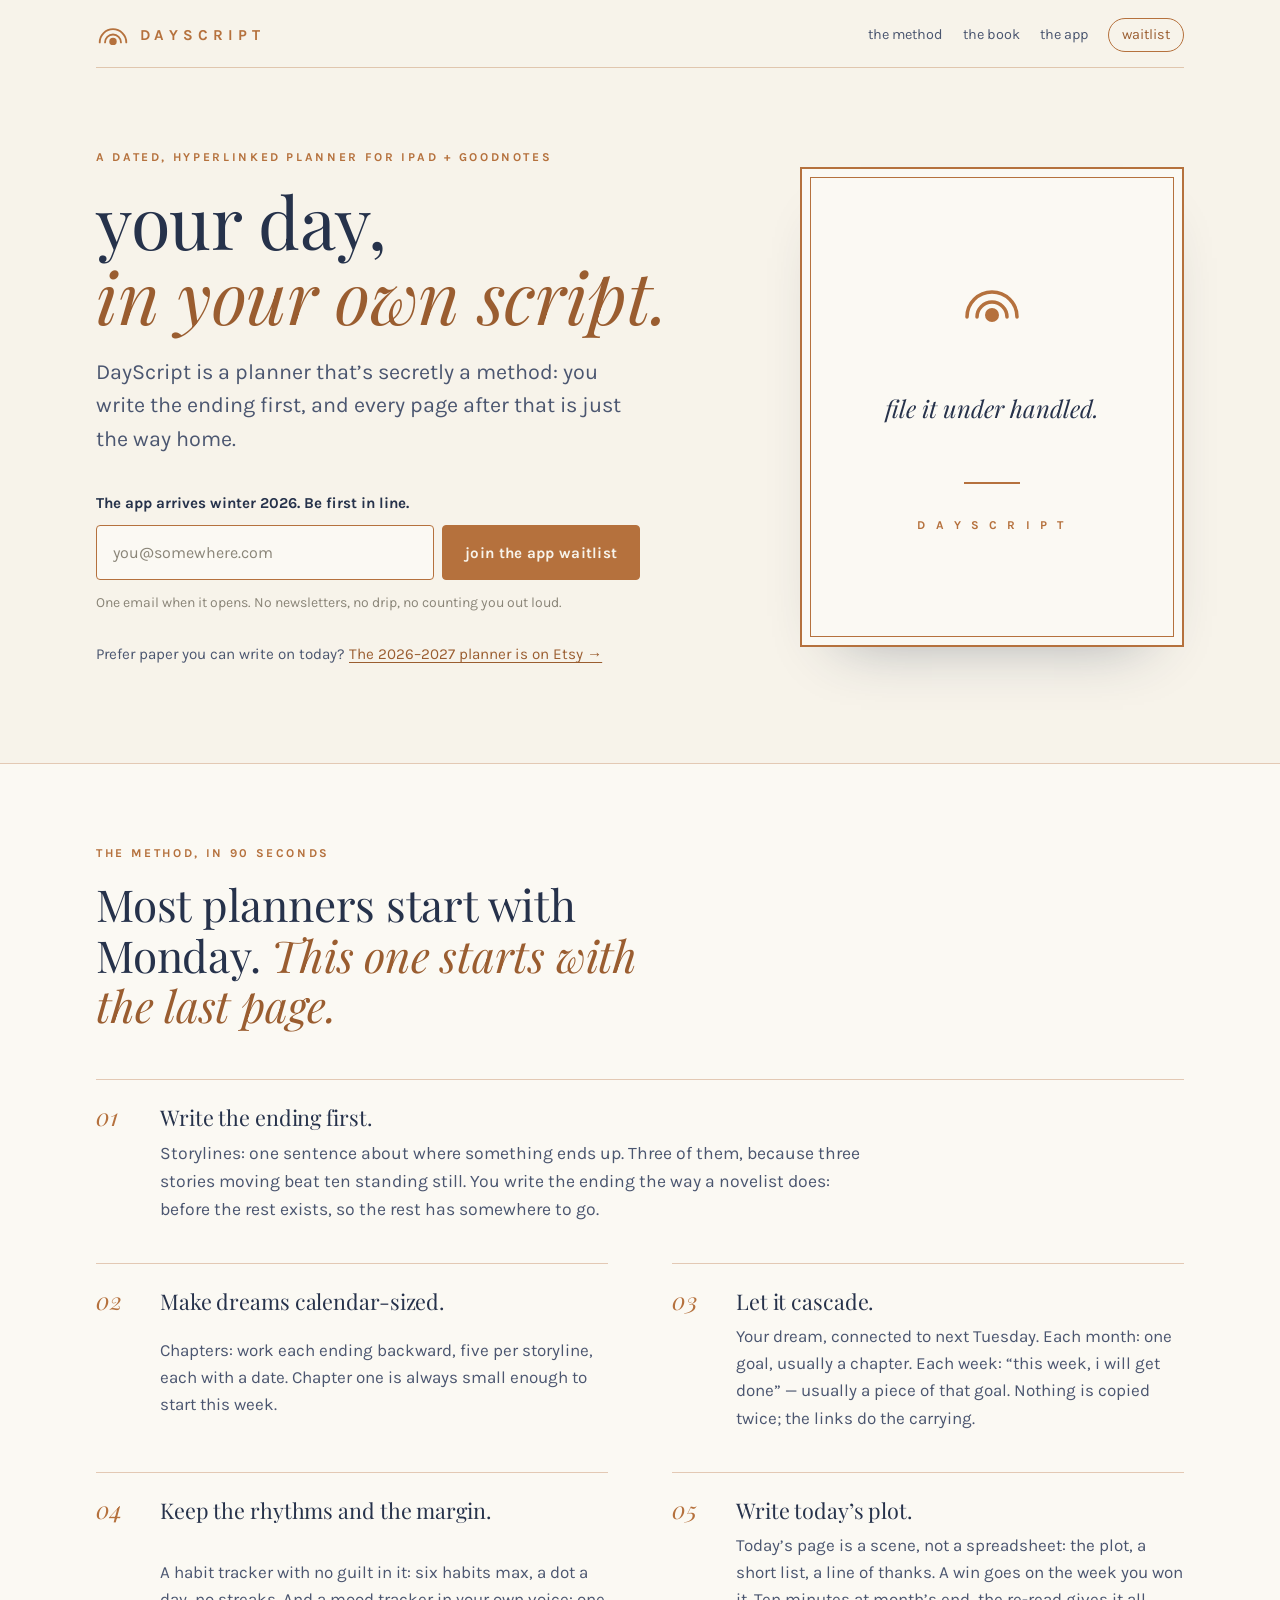
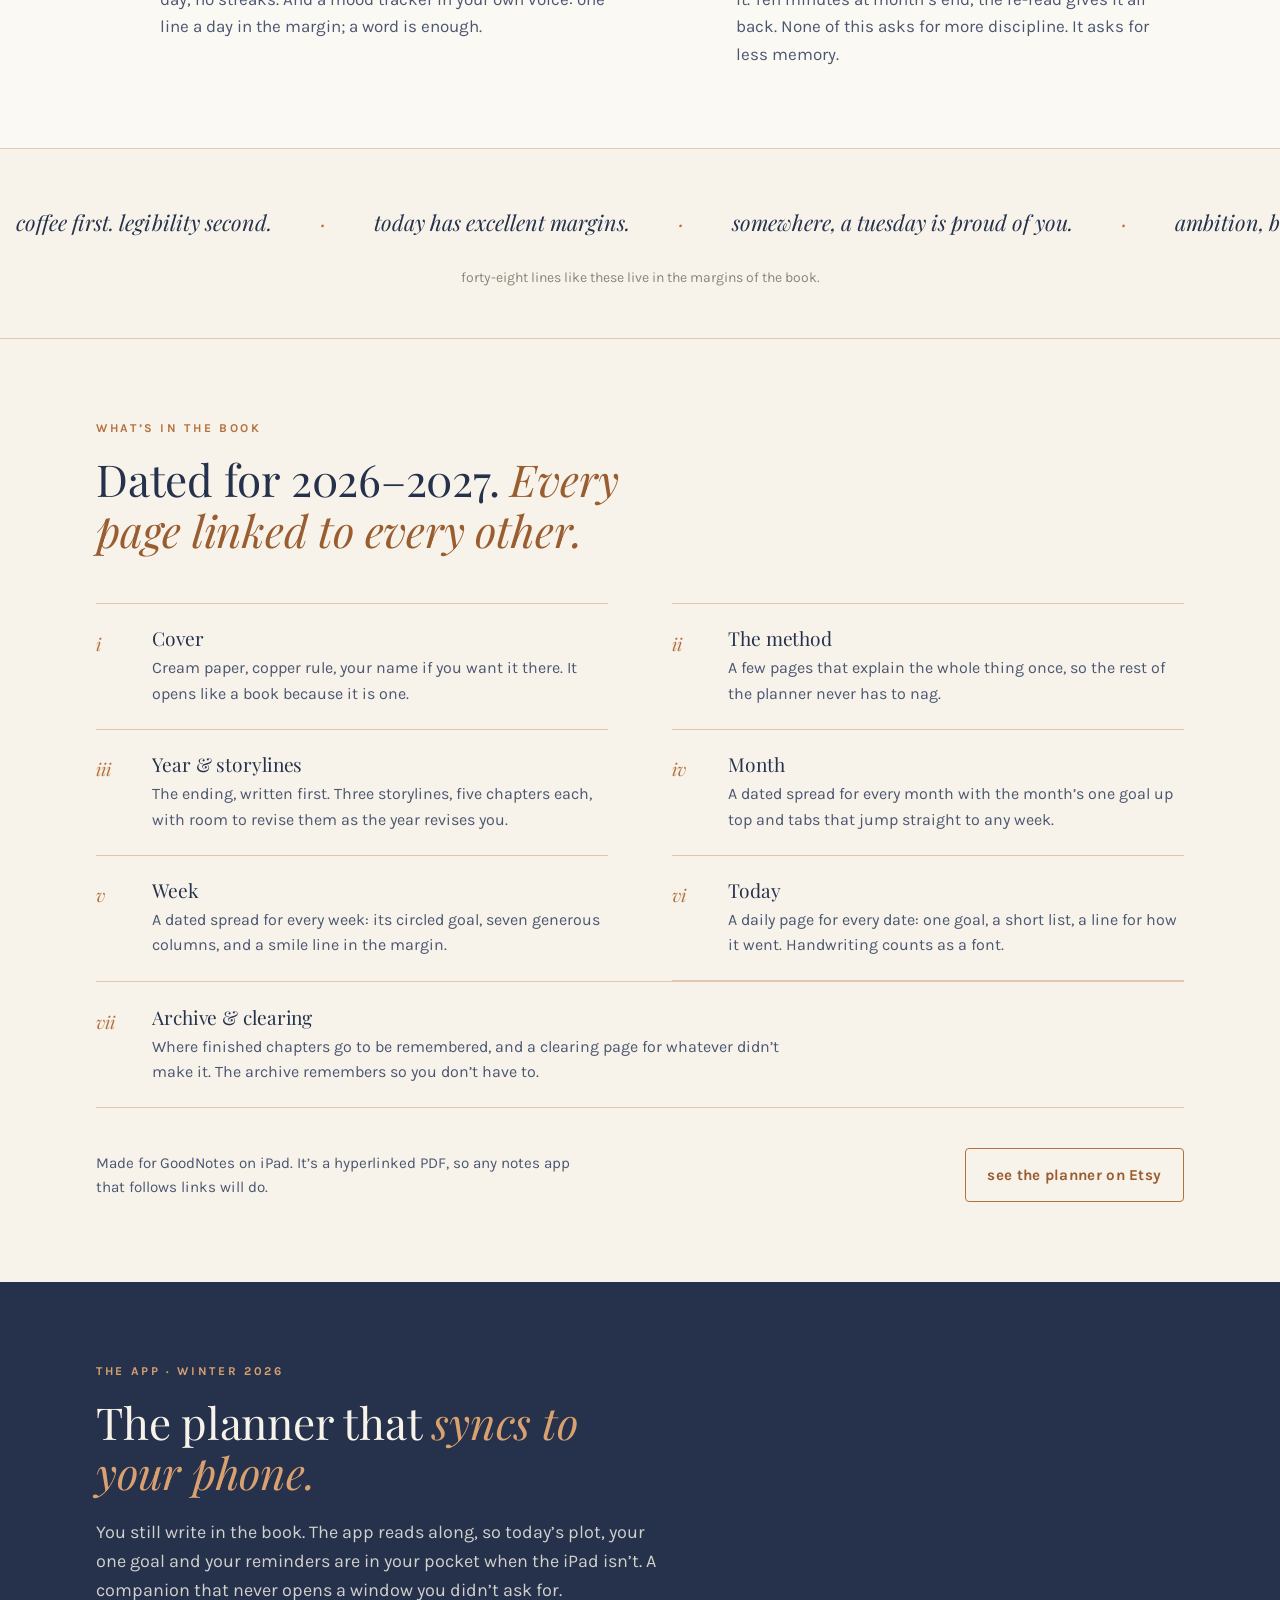
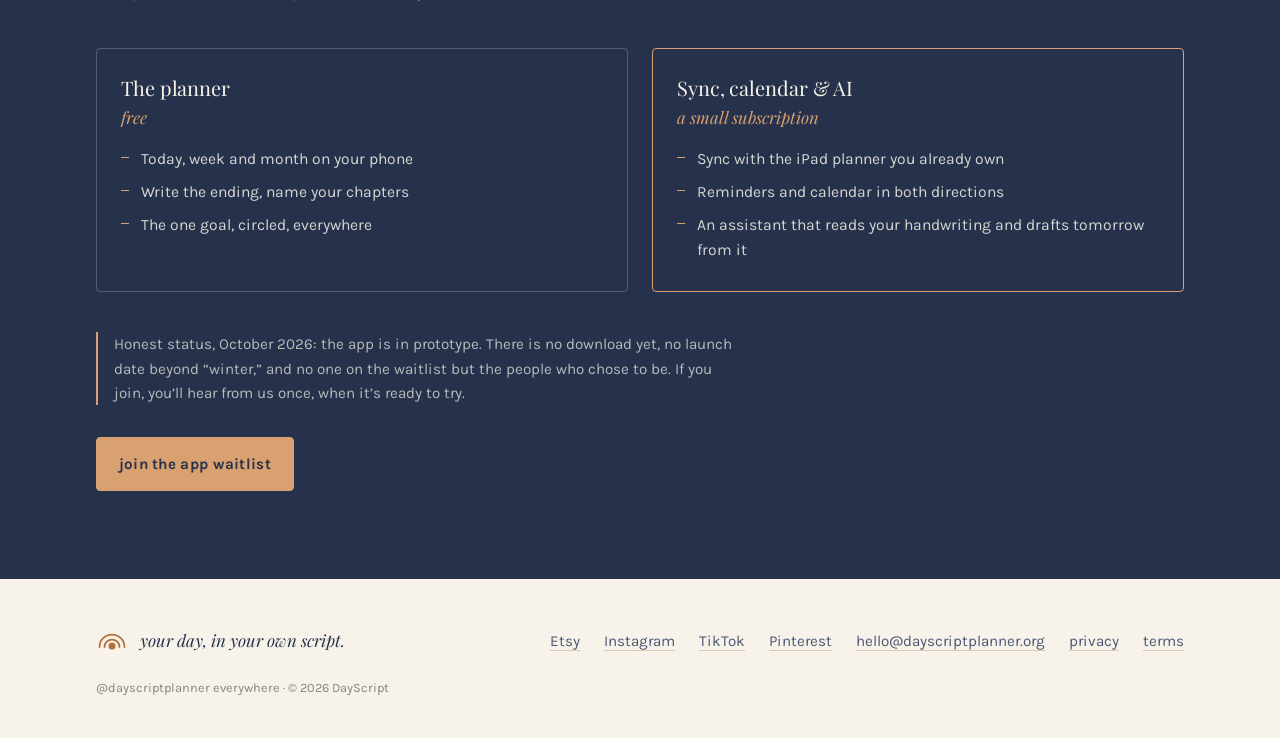
<file: site/public/index.html>
<!doctype html>
<html lang="en">
<head>
<meta charset="utf-8">
<meta name="viewport" content="width=device-width, initial-scale=1">
<title>DayScript — your day, in your own script.</title>
<meta name="description" content="DayScript is a dated, hyperlinked digital planner for iPad and GoodNotes that is secretly a method. Write the ending first. The app that syncs it to your phone arrives winter 2026.">
<link rel="canonical" href="https://dayscriptplanner.org/">
<meta name="theme-color" content="#f7f3ea">

<meta property="og:type" content="website">
<meta property="og:site_name" content="DayScript">
<meta property="og:title" content="DayScript — your day, in your own script.">
<meta property="og:description" content="A planner that's secretly a method. Dated, hyperlinked, made for iPad + GoodNotes. The app that syncs it to your phone arrives winter 2026.">
<meta property="og:url" content="https://dayscriptplanner.org/">
<meta property="og:image" content="https://dayscriptplanner.org/og.png">
<meta property="og:image:width" content="1200">
<meta property="og:image:height" content="630">
<meta name="twitter:card" content="summary_large_image">
<meta name="twitter:title" content="DayScript — your day, in your own script.">
<meta name="twitter:description" content="A planner that's secretly a method. The app that syncs it to your phone arrives winter 2026.">
<meta name="twitter:image" content="https://dayscriptplanner.org/og.png">

<link rel="icon" href="data:image/svg+xml,%3Csvg xmlns='http://www.w3.org/2000/svg' viewBox='0 0 64 64'%3E%3Crect width='64' height='64' rx='12' fill='%23f7f3ea'/%3E%3Cg fill='none' stroke='%23b5713d' stroke-width='4' stroke-linecap='round'%3E%3Cpath d='M9 40a23 23 0 0 1 46 0'/%3E%3Cpath d='M18 40a14 14 0 0 1 28 0'/%3E%3C/g%3E%3Ccircle cx='32' cy='38' r='7' fill='%23b5713d'/%3E%3C/svg%3E">
<link rel="apple-touch-icon" href="data:image/svg+xml,%3Csvg xmlns='http://www.w3.org/2000/svg' viewBox='0 0 64 64'%3E%3Crect width='64' height='64' fill='%23f7f3ea'/%3E%3Cg fill='none' stroke='%23b5713d' stroke-width='4' stroke-linecap='round'%3E%3Cpath d='M9 40a23 23 0 0 1 46 0'/%3E%3Cpath d='M18 40a14 14 0 0 1 28 0'/%3E%3C/g%3E%3Ccircle cx='32' cy='38' r='7' fill='%23b5713d'/%3E%3C/svg%3E">

<link rel="preload" href="fonts/playfair-display-latin-400-italic.woff2" as="font" type="font/woff2" crossorigin>
<link rel="preload" href="fonts/karla-latin-400-normal.woff2" as="font" type="font/woff2" crossorigin>
<link rel="stylesheet" href="style.css">
</head>
<body>

<a class="skip" href="#waitlist">skip to the waitlist</a>

<header class="top">
  <a class="brand" href="/" aria-label="DayScript home">
    <svg class="mark" viewBox="0 0 64 48" aria-hidden="true" focusable="false">
      <g fill="none" stroke="currentColor" stroke-width="3.5" stroke-linecap="round">
        <path d="M7 38a25 25 0 0 1 50 0"/>
        <path d="M17 38a15 15 0 0 1 30 0"/>
      </g>
      <circle cx="32" cy="36" r="7" fill="currentColor"/>
    </svg>
    <span class="wordmark">dayscript</span>
  </a>
  <nav class="topnav" aria-label="Page">
    <a href="#method">the method</a>
    <a href="#book">the book</a>
    <a href="#app">the app</a>
    <a class="pill" href="#waitlist">waitlist</a>
  </nav>
</header>

<main>

<!-- HERO -->
<section class="hero" aria-labelledby="hero-title">
  <div class="wrap">
    <p class="eyebrow">a dated, hyperlinked planner for iPad + GoodNotes</p>
    <h1 id="hero-title" class="tagline">your day, <em>in your own script.</em></h1>
    <p class="thesis">DayScript is a planner that’s secretly a method: you write the ending first, and every page after that is just the way home.</p>

    <form id="waitlist" class="waitlist" action="/api/waitlist" method="post" novalidate>
      <label for="email" class="label">The app arrives winter 2026. Be first in line.</label>
      <div class="field">
        <input id="email" name="email" type="email" inputmode="email" autocomplete="email" placeholder="you@somewhere.com" required aria-describedby="form-note">
        <button type="submit" class="btn">join the app waitlist</button>
      </div>
      <p id="form-note" class="note" aria-live="polite">One email when it opens. No newsletters, no drip, no counting you out loud.</p>
    </form>

    <p class="secondary">Prefer paper you can write on today? <a href="https://www.etsy.com/shop/DayscriptShop" rel="noopener" target="_blank">The 2026–2027 planner is on Etsy →</a></p>
  </div>

  <figure class="hero-card" aria-hidden="true">
    <div class="card">
      <svg class="card-mark" viewBox="0 0 64 48"><g fill="none" stroke="currentColor" stroke-width="3.5" stroke-linecap="round"><path d="M7 38a25 25 0 0 1 50 0"/><path d="M17 38a15 15 0 0 1 30 0"/></g><circle cx="32" cy="36" r="7" fill="currentColor"/></svg>
      <p class="card-line" data-smile>the ending is written first. the middle is just commuting.</p>
      <span class="card-rule"></span>
      <p class="card-foot">D A Y S C R I P T</p>
    </div>
  </figure>
</section>

<!-- THE METHOD -->
<section id="method" class="method" aria-labelledby="method-title">
  <div class="wrap">
    <p class="eyebrow">the method, in 90 seconds</p>
    <h2 id="method-title">Most planners start with Monday. <em>This one starts with the last page.</em></h2>

    <ol class="steps">
      <li>
        <span class="num">01</span>
        <h3>Write the ending first.</h3>
        <p>Storylines: one sentence about where something ends up. Three of them, because three stories moving beat ten standing still. You write the ending the way a novelist does: before the rest exists, so the rest has somewhere to go.</p>
      </li>
      <li>
        <span class="num">02</span>
        <h3>Make dreams calendar-sized.</h3>
        <p>Chapters: work each ending backward, five per storyline, each with a date. Chapter one is always small enough to start this week.</p>
      </li>
      <li>
        <span class="num">03</span>
        <h3>Let it cascade.</h3>
        <p>Your dream, connected to next Tuesday. Each month: one goal, usually a chapter. Each week: “this week, i will get done” — usually a piece of that goal. Nothing is copied twice; the links do the carrying.</p>
      </li>
      <li>
        <span class="num">04</span>
        <h3>Keep the rhythms and the margin.</h3>
        <p>A habit tracker with no guilt in it: six habits max, a dot a day, no streaks. And a mood tracker in your own voice: one line a day in the margin; a word is enough.</p>
      </li>
      <li>
        <span class="num">05</span>
        <h3>Write today’s plot.</h3>
        <p>Today’s page is a scene, not a spreadsheet: the plot, a short list, a line of thanks. A win goes on the week you won it. Ten minutes at month’s end, the re-read gives it all back. None of this asks for more discipline. It asks for less memory.</p>
      </li>
    </ol>
  </div>
</section>

<!-- SMILE LINES -->
<section class="smiles" aria-label="Lines from the margins">
  <div class="ticker" role="list">
    <p role="listitem">coffee first. legibility second.</p>
    <p role="listitem">today has excellent margins.</p>
    <p role="listitem">somewhere, a tuesday is proud of you.</p>
    <p role="listitem">ambition, but make it legible.</p>
    <p role="listitem">circled means real. everything else is weather.</p>
    <p role="listitem">dream in years, plan in weeks, forgive in days.</p>
    <p role="listitem">your future self reads this. wave.</p>
    <p role="listitem">rest is a task. check it off.</p>
  </div>
  <p class="smiles-cap">forty-eight lines like these live in the margins of the book.</p>
</section>

<!-- WHAT'S IN THE BOOK -->
<section id="book" class="book" aria-labelledby="book-title">
  <div class="wrap">
    <p class="eyebrow">what’s in the book</p>
    <h2 id="book-title">Dated for 2026–2027. <em>Every page linked to every other.</em></h2>

    <ul class="toc">
      <li>
        <span class="toc-num">i</span>
        <div><h3>Cover</h3><p>Cream paper, copper rule, your name if you want it there. It opens like a book because it is one.</p></div>
      </li>
      <li>
        <span class="toc-num">ii</span>
        <div><h3>The method</h3><p>A few pages that explain the whole thing once, so the rest of the planner never has to nag.</p></div>
      </li>
      <li>
        <span class="toc-num">iii</span>
        <div><h3>Year &amp; storylines</h3><p>The ending, written first. Three storylines, five chapters each, with room to revise them as the year revises you.</p></div>
      </li>
      <li>
        <span class="toc-num">iv</span>
        <div><h3>Month</h3><p>A dated spread for every month with the month’s one goal up top and tabs that jump straight to any week.</p></div>
      </li>
      <li>
        <span class="toc-num">v</span>
        <div><h3>Week</h3><p>A dated spread for every week: its circled goal, seven generous columns, and a smile line in the margin.</p></div>
      </li>
      <li>
        <span class="toc-num">vi</span>
        <div><h3>Today</h3><p>A daily page for every date: one goal, a short list, a line for how it went. Handwriting counts as a font.</p></div>
      </li>
      <li>
        <span class="toc-num">vii</span>
        <div><h3>Archive &amp; clearing</h3><p>Where finished chapters go to be remembered, and a clearing page for whatever didn’t make it. The archive remembers so you don’t have to.</p></div>
      </li>
    </ul>

    <div class="book-cta">
      <p>Made for GoodNotes on iPad. It’s a hyperlinked PDF, so any notes app that follows links will do.</p>
      <a class="btn btn-ghost" href="https://www.etsy.com/shop/DayscriptShop" rel="noopener" target="_blank">see the planner on Etsy</a>
    </div>
  </div>
</section>

<!-- THE APP -->
<section id="app" class="app" aria-labelledby="app-title">
  <div class="wrap">
    <p class="eyebrow">the app · winter 2026</p>
    <h2 id="app-title">The planner that <em>syncs to your phone.</em></h2>
    <p class="lede">You still write in the book. The app reads along, so today’s plot, your one goal and your reminders are in your pocket when the iPad isn’t. A companion that never opens a window you didn’t ask for.</p>

    <div class="tiers">
      <article class="tier">
        <h3>The planner</h3>
        <p class="price">free</p>
        <ul>
          <li>Today, week and month on your phone</li>
          <li>Write the ending, name your chapters</li>
          <li>The one goal, circled, everywhere</li>
        </ul>
      </article>
      <article class="tier tier-paid">
        <h3>Sync, calendar &amp; AI</h3>
        <p class="price">a small subscription</p>
        <ul>
          <li>Sync with the iPad planner you already own</li>
          <li>Reminders and calendar in both directions</li>
          <li>An assistant that reads your handwriting and drafts tomorrow from it</li>
        </ul>
      </article>
    </div>

    <p class="honest">Honest status, October 2026: the app is in prototype. There is no download yet, no launch date beyond “winter,” and no one on the waitlist but the people who chose to be. If you join, you’ll hear from us once, when it’s ready to try.</p>

    <a class="btn" href="#waitlist">join the app waitlist</a>
  </div>
</section>

</main>

<footer class="foot">
  <div class="wrap">
    <div class="foot-brand">
      <svg class="mark" viewBox="0 0 64 48" aria-hidden="true"><g fill="none" stroke="currentColor" stroke-width="3.5" stroke-linecap="round"><path d="M7 38a25 25 0 0 1 50 0"/><path d="M17 38a15 15 0 0 1 30 0"/></g><circle cx="32" cy="36" r="7" fill="currentColor"/></svg>
      <p class="foot-tag">your day, in your own script.</p>
    </div>
    <ul class="foot-links">
      <li><a href="https://www.etsy.com/shop/DayscriptShop" rel="noopener" target="_blank">Etsy</a></li>
      <li><a href="https://www.instagram.com/dayscriptplanner" rel="noopener" target="_blank">Instagram</a></li>
      <li><a href="https://www.tiktok.com/@dayscriptplanner" rel="noopener" target="_blank">TikTok</a></li>
      <li><a href="https://www.pinterest.com/dayscriptplanner" rel="noopener" target="_blank">Pinterest</a></li>
      <li><a href="mailto:hello@dayscriptplanner.org">hello@dayscriptplanner.org</a></li>
      <li><a href="/privacy">privacy</a></li>
      <li><a href="/terms">terms</a></li>
    </ul>
    <p class="foot-small">@dayscriptplanner everywhere · © 2026 DayScript</p>
  </div>
</footer>

<script src="app.js" defer></script>
</body>
</html>
</file>
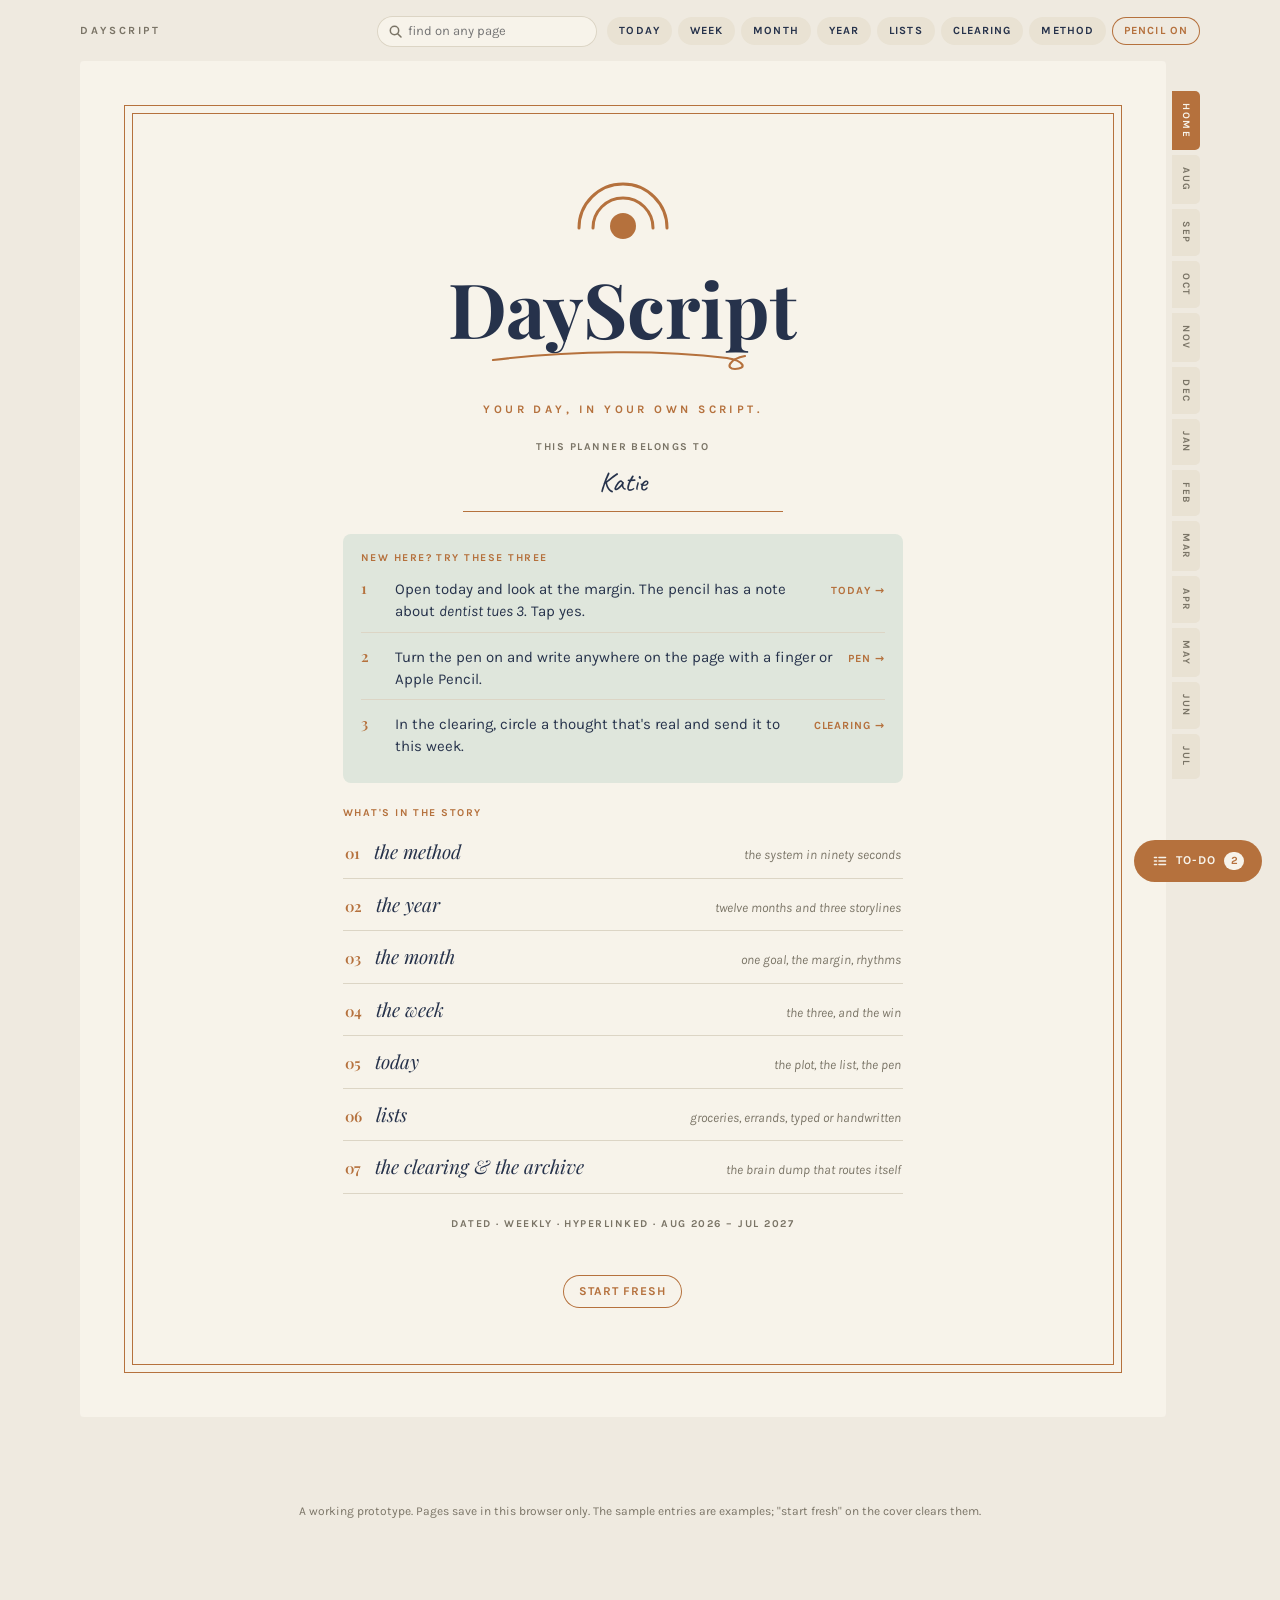
<file: app/dayscript-demo.html>
<!doctype html>
<html lang="en">
<head>
<meta charset="utf-8">
<meta name="viewport" content="width=device-width,initial-scale=1,viewport-fit=cover">
<meta name="theme-color" content="#EFEAE0" media="(prefers-color-scheme: light)">
<meta name="theme-color" content="#17191F" media="(prefers-color-scheme: dark)">
<meta name="description" content="DayScript: your day, in your own script. A planner you write in, with a quiet pencil in the margin.">
<link rel="icon" href="data:image/svg+xml,%3Csvg xmlns='http://www.w3.org/2000/svg' viewBox='0 0 64 64'%3E%3Cpath d='M8 44A24 24 0 0 1 56 44' fill='none' stroke='%23B5713D' stroke-width='5' stroke-linecap='round'/%3E%3Ccircle cx='32' cy='42' r='9' fill='%23B5713D'/%3E%3C/svg%3E">
<style>:root{padding-top:env(safe-area-inset-top,0px);padding-bottom:env(safe-area-inset-bottom,0px)}body{margin:0}img{max-width:100%}[hidden]{display:none!important}</style>
<title>DayScript Prototype</title>
<link rel="preconnect" href="https://fonts.googleapis.com">
<link rel="stylesheet" href="https://fonts.googleapis.com/css2?family=Playfair+Display:ital,wght@0,400;0,600;0,700;1,400;1,600&family=Karla:ital,wght@0,400;0,700;1,400&family=Caveat:wght@500&display=swap">
<style>
/* Layout: one paper page on a warm ground, month tabs as a copper-and-taupe rail on its right edge (a strip on phones); pencil marks live in a narrow margin column. */
:root{
  --ground:#EFEAE0; --paper:#F7F3EA; --sheet:#FDFBF5; --ink:#26324B; --copper:#B5713D;
  --copper-soft:#E8D3C1; --sage:#DFE6DC; --taupe:#E9E2D3; --label:#7A7466; --rule:#DCD5C5; --pencil:#6E6A62;
  --faint:var(--faint); --rule2:var(--rule2); --shadow:var(--shadow);
  --display:"Playfair Display",Georgia,"Times New Roman",serif;
  --body:"Karla",system-ui,-apple-system,"Segoe UI",sans-serif;
  --hand:"Caveat","Bradley Hand","Segoe Print",cursive;
  color-scheme:light;
}
@media (prefers-color-scheme:dark){:root:not([data-theme="light"]){
  --ground:#17191F; --paper:#21242C; --sheet:#282B34; --ink:#ECE6D9; --copper:#D4935C;
  --copper-soft:#4A3628; --sage:#29332D; --taupe:#2F313A; --label:#A49D8E; --rule:#3A3D47; --pencil:#BDB5A6;
  --faint:#6E6A61; --rule2:#55534D; --shadow:rgba(0,0,0,.6); color-scheme:dark}}
:root[data-theme="dark"]{
  --ground:#17191F; --paper:#21242C; --sheet:#282B34; --ink:#ECE6D9; --copper:#D4935C;
  --copper-soft:#4A3628; --sage:#29332D; --taupe:#2F313A; --label:#A49D8E; --rule:#3A3D47; --pencil:#BDB5A6;
  --faint:#6E6A61; --rule2:#55534D; --shadow:rgba(0,0,0,.6); color-scheme:dark}
*{box-sizing:border-box}
body{background:var(--ground);color:var(--ink);font-family:var(--body);font-size:15px;line-height:1.45;
  padding-left:max(16px,env(safe-area-inset-left,0px));padding-right:max(16px,env(safe-area-inset-right,0px));padding-block:16px 96px}
button,input{font:inherit;color:inherit}
button{cursor:pointer}
:focus-visible{outline:2px solid var(--copper);outline-offset:2px;border-radius:3px}
.app{max-width:1120px;margin:0 auto;display:flex;flex-direction:column;gap:14px}

/* top bar */
.top{display:flex;align-items:center;gap:10px;flex-wrap:wrap}
.brand{font-family:var(--body);font-weight:700;letter-spacing:.24em;font-size:11px;color:var(--label);margin-right:auto;background:none;border:0;padding:6px 0}
.pills{display:flex;gap:6px;flex-wrap:wrap}
.pill{background:var(--taupe);border:0;border-radius:99px;padding:6px 12px;font-size:11px;font-weight:700;letter-spacing:.1em;text-transform:uppercase;color:var(--ink)}
.pill[aria-current="true"]{background:var(--copper);color:var(--paper)}
.pill.ghost{background:transparent;box-shadow:inset 0 0 0 1px var(--rule);color:var(--label)}
.pill.ghost[aria-pressed="true"]{box-shadow:inset 0 0 0 1px var(--copper);color:var(--copper)}

/* book */
.book{display:flex;gap:6px;align-items:flex-start}
.page{flex:1;min-width:0;background:var(--paper);border-radius:4px;box-shadow:0 1px 0 var(--rule),0 18px 40px -28px var(--shadow);
  padding:clamp(18px,4vw,44px);position:relative;display:grid;grid-template-columns:minmax(0,1fr) 190px;gap:28px}
.page.wide{grid-template-columns:minmax(0,1fr)}
.rail{display:flex;flex-direction:column;gap:5px;padding-top:30px}
.tab{writing-mode:vertical-rl;background:var(--taupe);border:0;border-radius:0 5px 5px 0;padding:12px 7px;font-size:10px;font-weight:700;letter-spacing:.16em;color:var(--label)}
.tab[aria-current="true"]{background:var(--copper);color:var(--paper)}
@media (max-width:880px){
  .book{flex-direction:column-reverse;align-items:stretch}
  .rail{flex-direction:row;overflow-x:auto;padding:0 0 2px}
  .tab{writing-mode:horizontal-tb;border-radius:5px 5px 0 0;padding:7px 10px;flex:none}
  .page{grid-template-columns:minmax(0,1fr)}
  .margin{order:-1}
}

/* type */
h1{font-family:var(--display);font-style:italic;font-weight:600;font-size:clamp(28px,4vw,38px);line-height:1.1;margin:0;text-wrap:balance}
h2{font-family:var(--display);font-style:italic;font-weight:600;font-size:20px;margin:0}
.eyebrow{font-size:10.5px;font-weight:700;letter-spacing:.14em;text-transform:uppercase;color:var(--copper)}
.lbl{font-size:10.5px;font-weight:700;letter-spacing:.14em;text-transform:uppercase;color:var(--label)}
.voice{font-family:var(--display);font-style:italic;color:var(--label)}
.stack{display:flex;flex-direction:column;gap:18px;min-width:0}
.row{display:flex;gap:10px;align-items:center;flex-wrap:wrap}
.head{display:flex;align-items:baseline;gap:12px;flex-wrap:wrap}
.nav{display:flex;gap:6px;margin-left:auto}
.arrow{background:none;border:1px solid var(--rule);border-radius:99px;width:32px;height:32px;color:var(--copper);font-size:16px;line-height:1}
.num{font-family:var(--display);font-weight:600;color:var(--copper);font-variant-numeric:tabular-nums}

/* writing lines */
.line{display:flex;align-items:center;gap:10px;border-bottom:1px solid var(--rule);min-height:38px}
.line input[type=text],.field{flex:1;min-width:0;width:100%;border:0;background:transparent;padding:8px 0;font-size:15px}
.field.under{border-bottom:1px solid var(--copper);border-radius:0}
.line input::placeholder,.field::placeholder{color:var(--faint);font-style:italic}
.box{appearance:none;width:16px;height:16px;border:1.3px solid var(--copper);border-radius:2px;flex:none;margin:0;display:grid;place-content:center;background:transparent}
.box:checked::after{content:"";width:9px;height:9px;background:var(--copper);clip-path:polygon(14% 52%,0 66%,40% 100%,100% 20%,86% 6%,40% 72%)}
.done input[type=text]{text-decoration:line-through;text-decoration-color:var(--copper);color:var(--label)}
.x{background:none;border:0;color:var(--faint);font-size:15px;padding:4px 6px}
.x:hover{color:var(--copper)}
.sage{background:var(--sage);border-radius:6px;padding:14px 16px}
.cardp{background:var(--sheet);border:1px solid var(--rule);border-radius:8px;padding:16px}
.btn{background:var(--ink);color:var(--paper);border:0;border-radius:99px;padding:8px 16px;font-size:12px;font-weight:700;letter-spacing:.08em;text-transform:uppercase}
.btn.copper{background:var(--copper)}
.btn.line-btn{background:transparent;color:var(--copper);box-shadow:inset 0 0 0 1px var(--copper)}
.two{display:grid;grid-template-columns:minmax(0,1.35fr) minmax(0,1fr);gap:28px}
@media (max-width:640px){.two{grid-template-columns:minmax(0,1fr)}}

/* margin / pencil marks */
.margin{display:flex;flex-direction:column;gap:14px;padding-top:4px;min-width:0}
.mark{font-family:var(--hand);font-size:22px;line-height:1.1;color:var(--pencil);transform:rotate(-1.6deg);display:flex;flex-direction:column;gap:4px;
  border-left:1.5px solid var(--rule2);padding-left:10px}
.mark .acts{display:flex;gap:10px;font-family:var(--body);font-size:11px;letter-spacing:.06em}
.mark button{background:none;border:0;padding:2px 0;color:var(--copper);font-weight:700;text-transform:uppercase}
.mark button.no{color:var(--faint)}
.margin .quiet{font-family:var(--hand);font-size:19px;color:var(--faint)}

/* cover */
.cover{border:1.5px solid var(--copper);outline:1px solid var(--copper);outline-offset:-9px;padding:clamp(28px,6vw,64px) clamp(18px,5vw,56px);display:flex;flex-direction:column;align-items:center;gap:22px;text-align:center}
.wordmark{font-family:var(--display);font-weight:700;font-size:clamp(46px,9vw,76px);line-height:1;margin:0;color:var(--ink)}
.tagline{font-size:11.5px;font-weight:700;letter-spacing:.3em;color:var(--copper);text-transform:uppercase}
.toc{width:100%;max-width:560px;text-align:left;display:flex;flex-direction:column}
.toc button{display:flex;align-items:baseline;gap:14px;background:none;border:0;border-bottom:1px solid var(--rule);padding:12px 2px;text-align:left}
.toc .t{font-family:var(--display);font-style:italic;font-size:19px}
.toc .s{margin-left:auto;font-style:italic;color:var(--label);font-size:13px}
@media (max-width:520px){.toc .s{display:none}}

/* calendars */
.cal{display:grid;grid-template-columns:repeat(7,minmax(0,1fr));gap:4px}
.cal .dow{font-size:10px;font-weight:700;letter-spacing:.1em;color:var(--label);text-transform:uppercase;padding:2px 4px}
.cal button{background:var(--sheet);border:1px solid var(--rule);border-radius:4px;min-height:56px;padding:5px 6px;text-align:left;display:flex;flex-direction:column;justify-content:space-between;font-family:var(--display);font-weight:600;font-size:15px}
.cal button.today{box-shadow:inset 0 0 0 1.5px var(--copper)}
.cal .dot{width:6px;height:6px;border-radius:50%;background:var(--copper)}
.cal .blank{visibility:hidden}
.years{display:grid;grid-template-columns:repeat(3,minmax(0,1fr));gap:18px 22px}
@media (max-width:640px){.years{grid-template-columns:repeat(2,minmax(0,1fr))}}
.mini{background:none;border:0;padding:0;text-align:left}
.mini .mname{font-family:var(--display);font-style:italic;font-size:15px;margin-bottom:4px}
.mini .g{display:grid;grid-template-columns:repeat(7,1fr);gap:1px;font-size:10px;font-variant-numeric:tabular-nums;color:var(--ink)}
.mini .g span{text-align:center;padding:1px 0;border-radius:2px}
.mini .g .w{background:var(--copper-soft)}
.mini .g .t{background:var(--copper);color:var(--paper)}

/* rhythms */
.rh{overflow-x:auto}
.rh table{border-collapse:collapse;font-size:11px;font-variant-numeric:tabular-nums}
.rh th{font-weight:400;color:var(--label);padding:2px;text-align:center;min-width:16px}
.rh th.hn{text-align:left;padding-right:10px;font-family:var(--display);font-style:italic;font-size:13px;color:var(--ink);min-width:70px}
.rh td{padding:2px;text-align:center}
.rh .d{width:13px;height:13px;border-radius:50%;border:1px solid var(--rule);background:transparent;padding:0;display:block;margin:auto}
.rh .d.on{background:var(--copper);border-color:var(--copper)}

/* week */
.wk{display:flex;flex-direction:column}
.wkrow{display:grid;grid-template-columns:86px minmax(0,1fr) auto;gap:14px;align-items:center;border-bottom:1px solid var(--rule);padding:10px 0;background:none;border-left:0;border-right:0;border-top:0;text-align:left;width:100%}
.wkrow .dn{font-size:10.5px;font-weight:700;letter-spacing:.12em;text-transform:uppercase;color:var(--label)}
.wkrow .dd{font-family:var(--display);font-weight:600;font-size:22px}
.wkrow .prev{color:var(--ink);font-size:13.5px;overflow:hidden;text-overflow:ellipsis;white-space:nowrap}
.wkrow .prev em{color:var(--faint)}
.wkrow.today .dd{color:var(--copper)}
.hd{display:flex;gap:3px}
.hd i{width:7px;height:7px;border-radius:50%;background:var(--rule)}
.hd i.on{background:var(--copper)}

/* day */
.dayhead .big{font-family:var(--display);font-weight:600;font-size:52px;line-height:.9;color:var(--copper)}
.dayhead .mo{font-family:var(--display);font-style:italic;font-size:22px;background:none;border:0;padding:0}
.paper{position:relative}
.ink{position:absolute;inset:0;width:100%;height:100%;pointer-events:none;touch-action:none;z-index:4}
.ink.on{pointer-events:auto;cursor:crosshair}
.penbar{position:relative;z-index:5;display:flex;gap:6px;align-items:center;flex-wrap:wrap}
.swatch{width:22px;height:22px;border-radius:50%;border:2px solid var(--paper);box-shadow:0 0 0 1px var(--rule)}
.swatch[aria-pressed="true"]{box-shadow:0 0 0 2px var(--ink)}
.habits{display:flex;gap:8px;flex-wrap:wrap}
.hb{display:flex;align-items:center;gap:6px;background:var(--taupe);border:0;border-radius:99px;padding:5px 11px 5px 7px;font-size:12.5px}
.hb i{width:12px;height:12px;border-radius:50%;border:1.3px solid var(--copper)}
.hb.on i{background:var(--copper)}
.suggest{position:relative;background:var(--sheet);border:1px solid var(--copper-soft);border-radius:8px;padding:14px 16px;display:flex;flex-direction:column;gap:6px}
.suggest label{display:flex;gap:10px;align-items:center;font-size:14px;padding:4px 0}

/* clearing / archive */
.circle{width:20px;height:20px;border-radius:50%;border:1.3px dashed var(--faint);background:transparent;flex:none;padding:0}
.circle.on{border:1.8px solid var(--copper);background:var(--copper-soft)}
.route{background:none;border:0;color:var(--copper);font-size:11px;font-weight:700;letter-spacing:.08em;text-transform:uppercase;padding:4px}
.chips{display:flex;gap:6px;flex-wrap:wrap}
.amt{width:90px;flex:none;text-align:right;font-variant-numeric:tabular-nums;border:0;background:transparent;padding:8px 0}
.total{display:flex;justify-content:space-between;font-variant-numeric:tabular-nums}

/* method */
.steps{display:flex;flex-direction:column}
.step{display:grid;grid-template-columns:30px minmax(0,1fr);gap:8px;padding:12px 0;border-bottom:1px solid var(--rule)}
.step h3{font-family:var(--display);font-style:italic;font-weight:600;font-size:17px;margin:0 0 2px}
.step p{margin:0;max-width:62ch}

/* try-this guide */
.try{width:100%;max-width:560px;background:var(--sage);border-radius:8px;padding:16px 18px;text-align:left;display:flex;flex-direction:column;gap:4px}
.try button{display:grid;grid-template-columns:24px minmax(0,1fr) auto;gap:10px;align-items:baseline;background:none;border:0;border-bottom:1px solid var(--rule);padding:9px 0;text-align:left}
.try button:last-child{border-bottom:0}
.try .go{color:var(--copper);font-size:11px;font-weight:700;letter-spacing:.08em;text-transform:uppercase}

/* times & coming up */
.time{flex:none;font-size:11px;font-weight:700;letter-spacing:.04em;color:var(--copper);background:var(--copper-soft);border-radius:99px;padding:2px 8px;font-variant-numeric:tabular-nums}
.up{display:flex;flex-direction:column}
.up button{display:grid;grid-template-columns:62px 56px minmax(0,1fr);gap:8px;align-items:baseline;background:none;border:0;border-bottom:1px solid var(--rule);padding:8px 0;text-align:left;font-size:13.5px}
.up .wd{font-size:10.5px;font-weight:700;letter-spacing:.1em;text-transform:uppercase;color:var(--label)}
.up .tm{color:var(--copper);font-weight:700;font-variant-numeric:tabular-nums}
.up .tx{overflow:hidden;text-overflow:ellipsis;white-space:nowrap}

/* search */
.search{display:flex;align-items:center;gap:6px;background:var(--paper);border-radius:99px;padding:0 12px;box-shadow:inset 0 0 0 1px var(--rule);min-width:0;flex:0 1 220px}
.search input{border:0;background:transparent;padding:6px 0;font-size:13px;min-width:0;width:100%}
.search svg{flex:none;color:var(--label)}
.hits{display:flex;flex-direction:column}
.hits button{display:grid;grid-template-columns:120px minmax(0,1fr);gap:12px;align-items:baseline;background:none;border:0;border-bottom:1px solid var(--rule);padding:10px 0;text-align:left}
.hits .where{font-size:10.5px;font-weight:700;letter-spacing:.1em;text-transform:uppercase;color:var(--label)}
.hits mark{background:var(--copper-soft);color:inherit;border-radius:2px;padding:0 1px}
@media (max-width:520px){.hits button{grid-template-columns:minmax(0,1fr)}}

/* re-read */
.tally{display:grid;grid-template-columns:repeat(auto-fill,minmax(150px,1fr));gap:10px}
.tally>div{background:var(--sheet);border:1px solid var(--rule);border-radius:6px;padding:10px 12px}
.tally .n{font-family:var(--display);font-weight:600;font-size:24px;color:var(--copper);font-variant-numeric:tabular-nums}
.words{display:flex;flex-wrap:wrap;gap:6px 14px;font-family:var(--hand);font-size:22px;color:var(--pencil)}
.quote{border-left:2px solid var(--copper);padding:2px 0 2px 12px;font-family:var(--display);font-style:italic}

/* to-do rows: typed or handwritten */
.addbar{display:flex;gap:4px;border-bottom:1px solid var(--rule);flex-wrap:wrap}
.addbar button{display:inline-flex;align-items:center;gap:6px;background:none;border:0;padding:10px 10px 10px 0;color:var(--faint);font-style:italic;font-size:14px}
.addbar button:hover{color:var(--copper)}
.addbar button+button{padding-left:10px;border-left:1px solid var(--rule)}
.inkrow{min-height:48px}
.strip{flex:1;min-width:0;height:44px;display:block;touch-action:none;cursor:crosshair;border-radius:3px}
.inkrow:not(.done) .strip{background-image:linear-gradient(var(--copper-soft),var(--copper-soft));background-size:100% 1px;background-position:0 78%;background-repeat:no-repeat}
.x[disabled]{opacity:.35;cursor:default}
.lists{display:grid;grid-template-columns:repeat(auto-fill,minmax(280px,1fr));gap:16px;align-items:start}
.listname{font-family:var(--display);font-style:italic;font-weight:600;font-size:20px;padding:4px 0}

/* to-do button + sheet */
.fab{position:fixed;right:calc(18px + env(safe-area-inset-right,0px));bottom:calc(18px + env(safe-area-inset-bottom,0px));z-index:30;display:inline-flex;align-items:center;gap:8px;
  background:var(--copper);color:var(--paper);border:0;border-radius:99px;padding:12px 18px;font-size:12px;font-weight:700;letter-spacing:.1em;text-transform:uppercase;box-shadow:0 10px 24px -10px var(--shadow)}
.fab.open{background:var(--ink)}
.fab .count{background:var(--paper);color:var(--copper);border-radius:99px;min-width:20px;padding:1px 6px;font-size:11px;letter-spacing:0;text-align:center}
.sheet{position:fixed;right:calc(18px + env(safe-area-inset-right,0px));bottom:calc(76px + env(safe-area-inset-bottom,0px));z-index:29;width:min(420px,calc(100vw - 36px));max-height:min(70vh,640px);overflow-y:auto;
  background:var(--sheet);border:1px solid var(--rule);border-radius:12px;padding:18px 20px 16px;display:flex;flex-direction:column;box-shadow:0 24px 50px -20px var(--shadow)}
@media (max-width:520px){.sheet{left:calc(12px + env(safe-area-inset-left,0px));right:calc(12px + env(safe-area-inset-right,0px));width:auto}}
.line input[type=text]{transition:color .2s}
.done input[type=text]{text-decoration-thickness:1.5px}

.foot{text-align:center;font-family:var(--display);font-style:italic;color:var(--label);font-size:14px;padding-top:4px}
.note{font-size:12px;color:var(--label);text-align:center}
.confirm{display:inline-flex;gap:8px;align-items:center}
@media (prefers-reduced-motion:reduce){*{transition:none!important}}
</style>

</head>
<body>
<div class="app">
  <header class="top">
    <button class="brand" data-act="view" data-v="cover">DAYSCRIPT</button>
    <label class="search"><svg width="13" height="13" viewBox="0 0 13 13" aria-hidden="true"><circle cx="5.5" cy="5.5" r="4.2" fill="none" stroke="currentColor" stroke-width="1.5"/><path d="M8.7 8.7 12 12" stroke="currentColor" stroke-width="1.5" stroke-linecap="round"/></svg><input id="q" type="search" placeholder="find on any page" aria-label="Search the planner"></label>
    <nav class="pills" id="pills" aria-label="Sections"></nav>
  </header>
  <div class="book">
    <main class="page" id="page"></main>
    <nav class="rail" id="rail" aria-label="Months"></nav>
  </div>
  <p class="foot" id="smile"></p>
  <div id="sheet"></div>
  <p class="note">A working prototype. Pages save in this browser only. The sample entries are examples; "start fresh" on the cover clears them.</p>
</div>

<script>
/* DayScript planner — all page logic. Loaded by planner.html; no inline script so the CSP can stay strict. */
(function(){
"use strict";
var KEY="dayscript.demo.v1";
var MFULL=["january","february","march","april","may","june","july","august","september","october","november","december"];
var MAB=["JAN","FEB","MAR","APR","MAY","JUN","JUL","AUG","SEP","OCT","NOV","DEC"];
var WD=["monday","tuesday","wednesday","thursday","friday","saturday","sunday"];
var START=new Date(2026,7,1), END=new Date(2027,6,31);
var SMILES=["coffee first. legibility second.","begin where the page begins: anywhere.","we'll call yesterday a rough draft.","the week belongs to whoever writes it first.","your handwriting counts as a font.","a plan is a rumor you tell the morning.","cross it off like you mean it.","today has excellent margins.","the to-do list is not the boss of you. it's the intern.","somewhere, a tuesday is proud of you.","write it down before it becomes a personality.","ambition, but make it legible.","this page has never seen your search history.","small wins compound. so does laundry.","the calendar is a suggestion you made to yourself.","ink dries faster than doubt.","one line is a whole entry if you write it in cursive.","your future self reads this. wave.","nothing here expires except the milk you keep forgetting.","a dot a day keeps the guilt away.","penmanship optional. showing up too, honestly.","the margin is listening.","chapters end. that's what makes them chapters.","you are the main character. act like a narrator.","if it's not written down, it's folklore.","monday has been notified.","dream in years, plan in weeks, forgive in days.","the archive remembers so you don't have to.","circled means real. everything else is weather.","an unwritten goal is just a mood.","this planner runs on ink and mild optimism.","rest is a task. check it off.","the plot thickens daily.","some days the win is the attempt.","half-finished is a place. visit, don't live there.","your goals called. they'd like a date.","eat the frog, but garnish it.","a blank page is not judging you. it can't even see.","hydrate, then dominate, then nap.","the best time to plan was yesterday. the second best is after coffee.","make the list. become the list. transcend the list.","gratitude fits on one line. so does a complaint. choose wisely.","every empty box is a tiny dare.","you can't spell accomplished without a few crossed-out letters.","next week's you is reading this in awe.","the sun rises. the tabs are right there. no excuses.","file it under handled.","the ending is written first. the middle is just commuting."];
function smileFor(k){var h=0;for(var i=0;i<k.length;i++)h=(h*31+k.charCodeAt(i))>>>0;return SMILES[h%48];}

/* ---------- dates ---------- */
function pad(n){return (n<10?"0":"")+n}
function iso(d){return d.getFullYear()+"-"+pad(d.getMonth()+1)+"-"+pad(d.getDate())}
function parse(s){var p=s.split("-");return new Date(+p[0],+p[1]-1,+p[2])}
function add(s,n){var d=parse(s);d.setDate(d.getDate()+n);return iso(d)}
function wdi(s){return (parse(s).getDay()+6)%7}
function mon(s){return add(s,-wdi(s))}
function ymOf(s){return s.slice(0,7)}
function clampDay(s){var d=parse(s);if(d<START)return iso(START);if(d>END)return iso(END);return s}
var TODAY=clampDay(iso(new Date()));
var MONTHS=[];for(var m=7;m<19;m++){MONTHS.push((2026+Math.floor(m/12))+"-"+pad(m%12+1))}
function daysIn(ym){var p=ym.split("-");return new Date(+p[0],+p[1],0).getDate()}
function esc(s){return String(s==null?"":s).replace(/[&<>"]/g,function(c){return{"&":"&amp;","<":"&lt;",">":"&gt;",'"':"&quot;"}[c]})}

/* ---------- state ---------- */
var S;
function blank(){return{owner:"",view:"cover",cursor:TODAY,pencil:true,habits:["water","walk","read","stretch"],
  days:{},weeks:{},months:{},lists:[],todo:[],year:{above:"",stories:[]},clearing:[],archive:{},archiveTab:"projects",dismissed:[]}}
function seed(){
  var s=blank(),t=TODAY,y=add(t,-1),w=mon(t);
  s.owner="Katie";
  s.days[t]={plot:"get the proofs out the door before school pickup",lines:[
    {t:"email the printer about proofs",done:true},{t:"dentist tues 3",done:false},
    {t:"30 minutes on storyline one",done:false},{t:"pick up dry cleaning",done:false}],
    grat:["a slow coffee","a sunny walk",""],habits:{water:true,read:true},strokes:[]};
  s.days[y]={plot:"",lines:[{t:"order the birthday card",done:false},{t:"laundry",done:true}],grat:["","",""],habits:{water:true,walk:true,stretch:true},strokes:[]};
  s.days[add(t,-2)]={plot:"",lines:[{t:"grocery run",done:true}],grat:["","",""],habits:{walk:true,read:true},strokes:[]};
  s.days[add(t,2)]={plot:"",lines:[{t:"7pm · school open house",done:false}],grat:["","",""],habits:{},strokes:[]};
  s.weeks[add(w,-7)]={willdo:[{t:"",done:false},{t:"",done:false},{t:"",done:false}],win:"first etsy sale from pinterest"};
  s.weeks[w]={willdo:[{t:"send proofs to the printer",done:true},{t:"book thanksgiving flights",done:false},{t:"",done:false}],win:""};
  s.months[ymOf(t)]={goal:"launch the website waitlist",margin:{}};
  s.months[ymOf(t)].margin[+t.slice(8)-1]="tired but hopeful";
  s.months[ymOf(t)].margin[+t.slice(8)-2]="good, busy";
  s.year={above:"make the planner pay for itself",stories:[
    {end:"the DayScript app has 1,000 people writing in it",ch:[{t:"landing page and waitlist live",date:"2026-10-31",done:false},{t:"phone sync working",date:"2026-11-30",done:false},{t:"app launch",date:"2026-12-31",done:false},{t:"first 100 subscribers",date:"2027-02-28",done:false},{t:"1,000 writers",date:"2027-06-30",done:false}]},
    {end:"run a 10k without stopping",ch:[]},{end:"",ch:[]}]};
  s.clearing=[{t:"renew the car registration",real:true},{t:"try the new pasta place",real:false},{t:"ask about a standing desk",real:false},{t:"fix the porch light",real:false},{t:"call about the gutters",real:false},{t:"learn calligraphy someday",real:false}];
  s.todo=[{t:"call the pediatrician about the flu shot",done:false},{t:"return the library books",done:true},{t:"pick up stamps",done:false}];
  s.lists=[{name:"groceries",items:[{t:"oat milk",done:false},{t:"eggs",done:true},{t:"apples for lunchboxes",done:false},{t:"coffee beans",done:false}]},{name:"before the holidays",items:[{t:"order holiday cards",done:false},{t:"book the cape house for thanksgiving",done:false}]}];
  s.archive={books:[{t:"Four Thousand Weeks",done:true},{t:"Tomorrow, and Tomorrow, and Tomorrow",done:false}],
    money:[{t:"house fund",amt:"250",done:false},{t:"etsy sales, october",amt:"118.40",done:false},{t:"vacation jar",amt:"60",done:false}],
    trips:[{t:"thanksgiving at the cape",done:false}],projects:[{t:"dayscript website",done:false}]};
  return s;
}
function load(){try{var r=localStorage.getItem(KEY);if(r)return JSON.parse(r)}catch(e){}return seed()}
S=load();
S=Object.assign(blank(),S);S._sug=null;S._confirm=false;S._clearInk=false;S._q="";S._delList=null;S.lists=S.lists||[];S.todo=S.todo||[];S._todoOpen=false;if(S.view==="search")S.view="cover";
function persist(){try{localStorage.setItem(KEY,JSON.stringify(S,function(k,v){return k.charAt(0)==="_"?undefined:v}))}catch(e){}}
var saveT;function save(o){var fromSync=o&&o.fromSync;if(!fromSync){S.meta=S.meta||{};S.meta.updatedAt=new Date().toISOString()}
  clearTimeout(saveT);saveT=setTimeout(persist,500);if(!fromSync&&window.sync)window.sync.scheduleSave()}

function day(d){var x=S.days[d]||(S.days[d]={});x.lines=x.lines||[];x.plot=x.plot||"";x.grat=x.grat||["","",""];x.habits=x.habits||{};x.strokes=x.strokes||[];return x}
function week(w){var x=S.weeks[w]||(S.weeks[w]={});x.willdo=x.willdo||[];while(x.willdo.length<3)x.willdo.push({t:"",done:false});x.win=x.win||"";return x}
function month(k){var x=S.months[k]||(S.months[k]={});x.goal=x.goal||"";x.margin=x.margin||{};return x}
function year(){var y=S.year;y.stories=y.stories||[];while(y.stories.length<3)y.stories.push({end:"",ch:[]});y.stories.forEach(function(s){s.ch=s.ch||[]});return y}
function arc(t){return S.archive[t]||(S.archive[t]=[])}
function written(d){var x=S.days[d];return !!(x&&(x.lines.some(function(l){return l.t||(l.ink&&l.ink.length)})||x.plot||(x.strokes&&x.strokes.length)))}

function getPath(p){return p.split(".").reduce(function(o,k){return o==null?o:o[k]},S)}
function setPath(p,v){var ks=p.split("."),o=S;for(var i=0;i<ks.length-1;i++){if(o[ks[i]]==null)o[ks[i]]={};o=o[ks[i]]}o[ks[ks.length-1]]=v;save()}

/* ---------- companion: pencil marks ---------- */
var DAYRX=/\b(mon|tue|tues|wed|thu|thur|thurs|fri|sat|sun)[a-z]*\.?\s+(\d{1,2})(?::(\d{2}))?\s*(am|pm)?\b/i;
var DIDX={mon:0,tue:1,tues:1,wed:2,thu:3,thur:3,thurs:3,fri:4,sat:5,sun:6};
var DSHORT=["Mon","Tue","Wed","Thu","Fri","Sat","Sun"];
function capture(line,from){
  var m=DAYRX.exec(line);if(!m)return null;
  var di=DIDX[m[1].toLowerCase()];var h=+m[2];if(h>12)return null;
  var ap=m[4]?m[4].toLowerCase():(h<8||h===12?"pm":(h<12?"am":"pm"));if(!m[4]&&h>=1&&h<=7)ap="pm";
  var diff=(di-wdi(from)+7)%7;if(diff===0)diff=7;var target=add(from,diff);
  var when=h+(m[3]?":"+m[3]:"")+ap;
  var rest=(line.slice(0,m.index)+line.slice(m.index+m[0].length)).replace(/\s+/g," ").trim()||"appointment";
  return{target:target,label:DSHORT[di]+" "+when+"?",text:when+" · "+rest};
}
function marks(){
  if(!S.pencil)return [];
  var out=[],v=S.view,c=S.cursor;
  function push(id,text,accept){if(S.dismissed.indexOf(id)<0)out.push({id:id,text:text,accept:accept})}
  if(v==="day"){
    var d=day(c);
    d.lines.forEach(function(l,i){if(l.done)return;var cp=capture(l.t,c);if(cp)push("cap:"+c+":"+l.t,cp.label,function(){
      day(cp.target).lines.push({t:cp.text,done:false});d.lines.splice(i,1);toast("filed on "+fmtShort(cp.target))})});
    var yl=(S.days[add(c,-1)]||{lines:[]}).lines.filter(function(l){return (l.t||(l.ink&&l.ink.length))&&!l.done});
    if(yl.length)push("carry:"+c,yl.length+" left from yesterday. carry "+(yl.length>1?"them":"it")+"?",function(){yl.forEach(function(l){d.lines.push(l.ink?{t:"",done:false,ink:JSON.parse(JSON.stringify(l.ink))}:{t:l.t,done:false});l.done=true})});
    if(!d.plot&&d.lines.filter(function(l){return l.t}).length>=2)push("plot:"+c,"what does today turn on?");
  }else if(v==="week"){
    var w=mon(c),wk=week(w);
    if(!wk.willdo.some(function(x){return x.t}))push("three:"+w,"this week's three?");
    var best=null,bn=0;for(var i=0;i<7;i++){var dd=add(w,i),n=(S.days[dd]||{lines:[]}).lines.filter(function(l){return l.t}).length;if(n>bn){bn=n;best=dd}}
    if(best&&bn>=3)push("full:"+w,"fullest day: "+DSHORT[wdi(best)].toLowerCase()+" ("+bn+")");
    if(!wk.win&&wdi(TODAY)>=4&&mon(TODAY)===w)push("win:"+w,"win of the week?");
  }else if(v==="month"){
    var k=ymOf(c),mo=month(k);
    if(!mo.goal)push("goal:"+k,"one goal?");
    var cnt=0;for(var j=1;j<=daysIn(k);j++)if(written(k+"-"+pad(j)))cnt++;
    if(cnt)push("dw:"+k,cnt+" day"+(cnt>1?"s":"")+" written");
  }else if(v==="year"){
    year().stories.forEach(function(s,i){if(s.end&&!s.ch.some(function(x){return x.t}))push("noch:"+i,"an ending with no chapters yet")});
    if(year().stories.some(function(s){return !s.end}))push("noend","one more ending?");
  }else if(v==="clearing"){
    var un=S.clearing.filter(function(x){return !x.real}).length,cr=S.clearing.filter(function(x){return x.real}).length;
    if(un>=5)push("cir:"+un,"circle what's real");
    if(cr)push("rt:"+cr,"route it?");
  }
  return out.slice(0,2);
}
function fmtShort(s){var d=parse(s);return DSHORT[wdi(s)].toLowerCase()+" "+MFULL[d.getMonth()].slice(0,3)+" "+d.getDate()}
var toastMsg="";
function toast(t){toastMsg=t}
function renderMarks(){
  var el=document.getElementById("marks");if(!el)return;
  var ms=marks();
  var h="";
  if(toastMsg){h+='<div class="mark">'+esc(toastMsg)+'</div>';toastMsg=""}
  ms.forEach(function(m,i){h+='<div class="mark"><span>'+esc(m.text)+'</span><span class="acts">'+(m.accept?'<button data-act="mark-ok" data-i="'+i+'">yes</button>':"")+'<button class="no" data-act="mark-no" data-i="'+i+'" aria-label="Dismiss">✕</button></span></div>'});
  if(!h)h='<p class="quiet">'+(S.pencil?"the margin is quiet.":"pencil off.")+'</p>';
  el.innerHTML=h;el._marks=ms;
}

/* ---------- views ---------- */
function addBar(path,label){return '<div class="addbar"><button data-act="line-add" data-path="'+path+'">+ type'+(label?" "+label:"")+'</button><button data-act="ink-add" data-path="'+path+'"><svg width="14" height="14" viewBox="0 0 14 14" aria-hidden="true"><path d="M2 12l1-3.4L10 1.6a1.3 1.3 0 0 1 1.9 0l.5.5a1.3 1.3 0 0 1 0 1.9L5.4 11z" fill="none" stroke="currentColor" stroke-width="1.3" stroke-linejoin="round"/></svg>+ write by hand</button></div>'}
function lineHTML(path,l,i,ph,act){
  if(l.ink)return '<div class="line inkrow'+(l.done?" done":"")+'"><input type="checkbox" class="box" aria-label="done" '+(l.done?"checked":"")+' data-act="toggle" data-path="'+path+"."+i+'.done">'+
    '<canvas class="strip" data-ink="'+path+"."+i+'" aria-label="Handwritten to-do. Write here with a finger or pencil."></canvas>'+
    '<button class="x" data-act="ink-undo" data-path="'+path+"."+i+'" aria-label="Undo last stroke"'+(l.ink.length?'':' disabled')+'>↺</button>'+
    (act?'<button class="x" data-act="line-del" data-path="'+path+'" data-i="'+i+'" aria-label="Remove line">✕</button>':"")+'</div>';
  return '<div class="line'+(l.done?" done":"")+'"><input type="checkbox" class="box" aria-label="done" '+(l.done?"checked":"")+' data-act="toggle" data-path="'+path+"."+i+'.done">'+
    (timeOf(l.t)&&!l.done?'<span class="time">'+timeOf(l.t).label+'</span>':'')+
    '<input type="text" id="'+path.replace(/\W/g,"_")+"_"+i+'" value="'+esc(l.t)+'" placeholder="'+(ph||"")+'" data-path="'+path+"."+i+'.t" data-enter="'+(act||"")+'">'+
    (act?'<button class="x" data-act="line-del" data-path="'+path+'" data-i="'+i+'" aria-label="Remove line">✕</button>':"")+'</div>';
}
function marginCol(){return '<aside class="margin" id="marks" aria-label="Pencil notes"></aside>'}

var V={};
V.cover=function(){
  var toc=[["01","the method","the system in ninety seconds","method"],["02","the year","twelve months and three storylines","year"],["03","the month","one goal, the margin, rhythms","month"],["04","the week","the three, and the win","week"],["05","today","the plot, the list, the pen","day"],["06","lists","groceries, errands, typed or handwritten","lists"],["07","the clearing & the archive","the brain dump that routes itself","clearing"]];
  return '<div class="cover">'+
   '<svg width="104" height="78" viewBox="0 0 104 78" aria-hidden="true"><path d="M8 58 A44 44 0 0 1 96 58" fill="none" stroke="var(--copper)" stroke-width="3" stroke-linecap="round"/><path d="M22 58 A30 30 0 0 1 82 58" fill="none" stroke="var(--copper)" stroke-width="3" stroke-linecap="round"/><circle cx="52" cy="56" r="13" fill="var(--copper)"/></svg>'+
   '<div><p class="wordmark">DayScript</p><svg width="280" height="26" viewBox="0 0 280 26" aria-hidden="true" style="max-width:100%"><path d="M10 14 C90 4 180 4 244 12 C262 15 264 23 252 23 C242 23 246 13 262 10" fill="none" stroke="var(--copper)" stroke-width="2.2" stroke-linecap="round"/></svg></div>'+
   '<div class="tagline">your day, in your own script.</div>'+
   '<div style="width:min(320px,100%)"><div class="lbl">this planner belongs to</div><input class="field under" style="text-align:center;font-family:var(--hand);font-size:28px" id="owner" value="'+esc(S.owner)+'" data-path="owner" aria-label="Owner name"></div>'+
   '<div class="try"><div class="eyebrow">new here? try these three</div>'+
     '<button data-act="try" data-n="1"><span class="num">1</span><span>Open today and look at the margin. The pencil has a note about <em>dentist tues 3</em>. Tap yes.</span><span class="go">today →</span></button>'+
     '<button data-act="try" data-n="2"><span class="num">2</span><span>Turn the pen on and write anywhere on the page with a finger or Apple Pencil.</span><span class="go">pen →</span></button>'+
     '<button data-act="try" data-n="3"><span class="num">3</span><span>In the clearing, circle a thought that\'s real and send it to this week.</span><span class="go">clearing →</span></button></div>'+
   '<div class="toc"><div class="eyebrow" style="padding-bottom:6px">what\'s in the story</div>'+toc.map(function(t){return '<button data-act="view" data-v="'+t[3]+'"><span class="num">'+t[0]+'</span><span class="t">'+t[1]+'</span><span class="s">'+t[2]+'</span></button>'}).join("")+'</div>'+
   '<div class="lbl">dated · weekly · hyperlinked · aug 2026 – jul 2027</div>'+
   '<div id="cover-actions" class="row" style="justify-content:center;min-height:0"></div>'+
   '<div class="confirm" id="reset">'+(S._confirm?'<span class="voice">clear every page?</span><button class="btn copper" data-act="reset-yes">clear</button><button class="btn line-btn" data-act="reset-no">keep</button>':'<button class="btn line-btn" data-act="reset-ask">start fresh</button>')+'</div>'+
  '</div>';
};
V.method=function(){
  var st=[["storylines","Write the ending first. One sentence about where something ends up. Three, because three stories moving beat ten standing still."],["chapters","Make dreams calendar-sized. Work each ending backward into five chapters, each with a date. Chapter one is always small enough to start this week."],["the cascade","Your dream, connected to next Tuesday. Each month gets one goal. Each week gets three things you will get done, usually a piece of that goal."],["rhythms","A habit tracker with no guilt in it. Six habits at most, a dot a day, no streaks. At month's end, one question: what does the pattern say?"],["the margin","A mood tracker in your own voice. One line a day. A word is enough."],["wins & gratitude","A win goes on the week you won it. Thanks goes on the day it happened."],["the re-read","Ten minutes at month's end: wins, lessons, thanks, and next month's one goal."],["the clearing & the archive","A brain-dump page that routes what's real into your week, and storage for projects, trips, books, savings and appointments."]];
  return '<div class="stack"><div><div class="eyebrow">the system in ninety seconds</div><h1>the method</h1></div><div class="steps">'+st.map(function(s,i){return '<div class="step"><span class="num" style="font-size:18px">'+(i+1)+'</span><div><h3>'+s[0]+'</h3><p>'+s[1]+'</p></div></div>'}).join("")+'</div>'+
  '<div class="sage voice" style="text-align:center;color:var(--ink)">none of this asks for more discipline. it asks for less memory.</div>'+
  '<div class="cardp"><div class="eyebrow">the pencil in the margin</div><p style="margin:6px 0 0;max-width:62ch">The planner has a quiet companion that only writes in pencil, in the margin. It never opens a window, shows two notes at most, and a dismissed note never comes back. Write <em>dentist tues 3</em> on a day page and watch the margin. The pencil switch at the top turns it off entirely.</p></div></div>';
};
V.year=function(){
  var y=year();
  var cals=MONTHS.map(function(k){var p=k.split("-"),f=(new Date(+p[0],+p[1]-1,1).getDay()+6)%7,n=daysIn(k),g="";
    for(var i=0;i<f;i++)g+="<span></span>";
    for(var d=1;d<=n;d++){var ds=k+"-"+pad(d);g+='<span class="'+(ds===TODAY?"t":(written(ds)?"w":""))+'">'+d+'</span>'}
    return '<button class="mini" data-act="month" data-k="'+k+'"><div class="mname">'+MFULL[+p[1]-1]+'</div><div class="g">'+g+'</div></button>'}).join("");
  var st=y.stories.map(function(s,i){
    while(s.ch.length<5)s.ch.push({t:"",date:"",done:false});
    return '<div class="cardp stack" style="gap:8px"><div class="head"><h2>storyline '+["one","two","three"][i]+'</h2><span class="lbl" style="margin-left:auto">five chapters</span></div>'+
     '<div class="lbl">the ending</div><input class="field under" id="end'+i+'" value="'+esc(s.end)+'" placeholder="where this story finishes" data-path="year.stories.'+i+'.end">'+
     s.ch.map(function(c,j){return '<div class="line'+(c.done?" done":"")+'"><input type="checkbox" class="box" aria-label="chapter done" '+(c.done?"checked":"")+' data-act="toggle" data-path="year.stories.'+i+'.ch.'+j+'.done"><span class="voice" style="flex:none;font-size:13px">ch '+(j+1)+'</span><input type="text" id="ch'+i+'_'+j+'" value="'+esc(c.t)+'" placeholder="'+(j===0?"small enough to start this week":"")+'" data-path="year.stories.'+i+'.ch.'+j+'.t"><input type="date" id="cd'+i+'_'+j+'" style="border:0;background:transparent;color:var(--copper);font-size:12px;max-width:128px" value="'+esc(c.date)+'" data-path="year.stories.'+i+'.ch.'+j+'.date" aria-label="chapter date"></div>'}).join("")+'</div>';
  }).join("");
  return '<div class="stack"><div class="head"><div><div class="eyebrow">aug 2026 – jul 2027</div><h1>the year at a glance</h1></div></div>'+
   '<div class="sage"><div class="lbl">this year, above all:</div><input class="field under" id="above" value="'+esc(y.above)+'" data-path="year.above"></div>'+
   '<div class="years">'+cals+'</div><div><div class="eyebrow">storylines</div><p class="voice" style="margin:2px 0 0">write the ending first.</p></div>'+st+'</div>';
};
V.month=function(){
  var k=ymOf(S.cursor),mo=month(k),p=k.split("-"),n=daysIn(k),f=(new Date(+p[0],+p[1]-1,1).getDay()+6)%7;
  var g='';["mon","tue","wed","thu","fri","sat","sun"].forEach(function(d){g+='<div class="dow">'+d+'</div>'});
  for(var i=0;i<f;i++)g+='<div class="blank"></div>';
  for(var d=1;d<=n;d++){var ds=k+"-"+pad(d);g+='<button data-act="day" data-d="'+ds+'" class="'+(ds===TODAY?"today":"")+'" aria-label="'+MFULL[+p[1]-1]+' '+d+'">'+d+(written(ds)?'<span class="dot"></span>':'<span></span>')+'</button>'}
  var rh='<table><tr><th class="hn"></th>';for(var a=1;a<=n;a++)rh+='<th>'+(a%5===1||a===n?a:"")+'</th>';rh+='</tr>';
  S.habits.forEach(function(h){rh+='<tr><th class="hn">'+esc(h)+'</th>';for(var b=1;b<=n;b++){var ds2=k+"-"+pad(b),on=S.days[ds2]&&S.days[ds2].habits&&S.days[ds2].habits[h];rh+='<td><button class="d'+(on?" on":"")+'" data-act="habit" data-d="'+ds2+'" data-h="'+esc(h)+'" aria-label="'+esc(h)+' day '+b+'"></button></td>'}rh+='</tr>'});rh+='</table>';
  var mg='';for(var c=1;c<=n;c++){mg+='<div class="line"><span class="num" style="width:22px;font-size:13px">'+pad(c)+'</span><input type="text" id="mg'+c+'" value="'+esc(mo.margin[c]||"")+'" placeholder="'+(c===1?"a word is enough":"")+'" data-path="months.'+k+'.margin.'+c+'"></div>'}
  return '<div class="stack"><div class="head"><h1>'+MFULL[+p[1]-1]+' <span class="num" style="font-size:20px;font-style:normal">'+p[0]+'</span></h1><div class="nav"><button class="btn line-btn" data-act="view" data-v="reread">the re-read</button><button class="arrow" data-act="mstep" data-n="-1" aria-label="Previous month">‹</button><button class="arrow" data-act="mstep" data-n="1" aria-label="Next month">›</button></div></div>'+
   '<div class="sage"><div class="lbl">one goal, this month</div><input class="field under" id="goal" value="'+esc(mo.goal)+'" data-path="months.'+k+'.goal"></div>'+
   '<div><div class="eyebrow" style="margin-bottom:6px">the days</div><div class="cal">'+g+'</div></div>'+
   '<div><div class="eyebrow">rhythms</div><p class="voice" style="margin:2px 0 8px">six habits max. a dot a day. no streaks.</p><div class="rh">'+rh+'</div></div>'+
   '<div><div class="eyebrow">the margin</div><p class="voice" style="margin:2px 0 4px">one line a day.</p><div style="display:grid;grid-template-columns:repeat(auto-fit,minmax(220px,1fr));column-gap:24px">'+mg+'</div></div></div>';
};
V.week=function(){
  var w=mon(S.cursor),wk=week(w),e=add(w,6),dw=parse(w),de=parse(e);
  var rows='';for(var i=0;i<7;i++){var d=add(w,i),x=S.days[d],ls=x?x.lines.filter(function(l){return l.t||(l.ink&&l.ink.length)}):[];
    var prev=ls.length?ls.slice(0,3).map(function(l){return (l.done?"✓ ":"")+(l.ink?"✎ handwritten":esc(l.t))}).join(" · "):"<em>open page</em>";
    var hd=S.habits.map(function(h){return '<i class="'+(x&&x.habits[h]?"on":"")+'"></i>'}).join("");
    rows+='<button class="wkrow'+(d===TODAY?" today":"")+'" data-act="day" data-d="'+d+'"><span><span class="dn">'+WD[i].slice(0,3)+'</span><br><span class="dd">'+pad(parse(d).getDate())+'</span></span><span class="prev">'+prev+'</span><span class="hd">'+hd+'</span></button>'}
  return '<div class="stack"><div class="head"><div><div class="eyebrow">'+MFULL[dw.getMonth()].slice(0,3)+' '+dw.getDate()+' – '+MFULL[de.getMonth()].slice(0,3)+' '+de.getDate()+'</div><h1>the week of '+MFULL[dw.getMonth()].slice(0,3)+' '+dw.getDate()+'</h1></div><div class="nav"><button class="arrow" data-act="wstep" data-n="-7" aria-label="Previous week">‹</button><button class="arrow" data-act="wstep" data-n="7" aria-label="Next week">›</button></div></div>'+
   '<div class="wk">'+rows+'</div>'+
   '<div class="two"><div><div class="eyebrow">this week, i will get done</div>'+wk.willdo.map(function(l,i){return lineHTML("weeks."+w+".willdo",l,i,i===0?"usually a piece of the month's goal":"")}).join("")+'</div>'+
   '<div><div class="eyebrow">win of the week</div><input class="field under" id="win" value="'+esc(wk.win)+'" placeholder="it counts if it happened" data-path="weeks.'+w+'.win"></div></div></div>';
};
var pen={on:false,color:"ink",tool:"pen"};
function inkColor(c){var cs=getComputedStyle(document.documentElement);if(c==="ink"||c==="#26324B")return cs.getPropertyValue("--ink").trim();if(c==="copper"||c==="#B5713D")return cs.getPropertyValue("--copper").trim();return c}
var TRX=/\b(\d{1,2})(?::(\d{2}))?\s*(am|pm)\b/i;
function timeOf(t){var m=TRX.exec(t||"");if(!m)return null;var h=+m[1];if(h<1||h>12)return null;var pm=m[3].toLowerCase()==="pm";var mins=(h%12+(pm?12:0))*60+(m[2]?+m[2]:0);return{label:h+(m[2]?":"+m[2]:"")+m[3].toLowerCase(),mins:mins}}
function comingUp(from,n){var out=[];for(var i=0;i<n;i++){var d=add(from,i),x=S.days[d];if(!x||!x.lines)continue;x.lines.forEach(function(l){var tm=!l.done&&timeOf(l.t);if(tm)out.push({d:d,tm:tm,t:l.t.replace(TRX,"").replace(/^[\s·\-–]+|[\s·\-–]+$/g,"")||"appointment"})})}
  out.sort(function(a,b){return a.d<b.d?-1:a.d>b.d?1:a.tm.mins-b.tm.mins});return out}
V.day=function(){
  var c=S.cursor,d=day(c),dt=parse(c),k=ymOf(c);
  var lines=d.lines.map(function(l,i){return lineHTML("days."+c+".lines",l,i,"",'add')}).join("");
  var hb=S.habits.map(function(h){return '<button class="hb'+(d.habits[h]?" on":"")+'" data-act="habit" data-d="'+c+'" data-h="'+esc(h)+'" aria-pressed="'+(!!d.habits[h])+'"><i></i>'+esc(h)+'</button>'}).join("");
  var sug=S._sug?'<div class="suggest"><div class="row"><span class="eyebrow">a draft of today</span><button class="x" style="margin-left:auto" data-act="sug-close" aria-label="Close">✕</button></div>'+
    (S._sug.length?S._sug.map(function(s,i){return '<label><input type="checkbox" class="box" data-sug="'+i+'" checked>'+esc(s)+'</label>'}).join("")+'<div class="row"><button class="btn copper" data-act="sug-add">add ticked</button></div>':'<p class="voice" style="margin:0">nothing to draft from yet. that\'s fine.</p>')+'</div>':"";
  return '<div class="stack"><div class="head dayhead"><span class="big">'+pad(dt.getDate())+'</span><div><button class="mo" data-act="month" data-k="'+k+'">'+MFULL[dt.getMonth()]+'</button><div class="lbl">'+WD[wdi(c)]+(c===TODAY?" · today":"")+'</div></div><div class="nav"><button class="arrow" data-act="dstep" data-n="-1" aria-label="Previous day">‹</button><button class="arrow" data-act="dstep" data-n="1" aria-label="Next day">›</button></div></div>'+
   '<div><div class="eyebrow">the plot — what today turns on</div><input class="field under" id="plot" value="'+esc(d.plot)+'" data-path="days.'+c+'.plot"></div>'+
   '<div class="two"><div class="paper stack" id="paper" style="gap:6px"><div class="row" style="justify-content:space-between"><span class="eyebrow">today</span><span class="penbar"><button class="pill ghost" data-act="pen" aria-pressed="'+pen.on+'">✎ pen '+(pen.on?"on":"off")+'</button>'+
     (pen.on?'<button class="swatch" style="background:var(--ink)" data-act="pencolor" data-c="ink" aria-label="Navy ink" aria-pressed="'+(pen.tool==="pen"&&pen.color==="ink")+'"></button><button class="swatch" style="background:var(--copper)" data-act="pencolor" data-c="copper" aria-label="Copper ink" aria-pressed="'+(pen.tool==="pen"&&pen.color==="copper")+'"></button>'+
       '<button class="pill ghost" data-act="eraser" aria-pressed="'+(pen.tool==="eraser")+'">eraser</button><button class="pill ghost" data-act="penundo"'+(d.strokes.length?'':' disabled')+'>undo</button>'+
       (S._clearInk?'<button class="pill" data-act="penclear-yes">clear all ink?</button><button class="pill ghost" data-act="penclear-no">keep</button>':'<button class="pill ghost" data-act="penclear">clear</button>'):'')+'</span></div>'+
     lines+addBar("days."+c+".lines")+
     '<div style="min-height:150px"></div><canvas class="ink'+(pen.on?" on":"")+'" id="ink" aria-label="Handwriting area"></canvas></div>'+
   '<div class="stack"><button class="btn line-btn" data-act="suggest" style="align-self:flex-start">draft my day</button>'+sug+
     (function(){var u=comingUp(c,7);if(!u.length)return "";return '<div><div class="eyebrow">coming up</div><div class="up">'+u.slice(0,6).map(function(x){return '<button data-act="day" data-d="'+x.d+'"><span class="wd">'+(x.d===c?"today":(x.d===add(c,1)?"tomorrow":DSHORT[wdi(x.d)]+" "+parse(x.d).getDate()))+'</span><span class="tm">'+x.tm.label+'</span><span class="tx">'+esc(x.t)+'</span></button>'}).join("")+'</div></div>'})()+
     '<div><div class="eyebrow" style="margin-bottom:8px">rhythms</div><div class="habits">'+hb+'</div></div>'+
     '<div><div class="eyebrow">grateful for</div>'+d.grat.map(function(g,i){return '<div class="line"><input type="text" id="gr'+i+'" value="'+esc(g)+'" data-path="days.'+c+'.grat.'+i+'"></div>'}).join("")+'</div>'+
     '<div><div class="eyebrow">the margin</div><div class="line"><input type="text" id="dm" placeholder="today, in a word" value="'+esc(month(k).margin[dt.getDate()]||"")+'" data-path="months.'+k+'.margin.'+dt.getDate()+'"></div></div></div></div></div>';
};
V.reread=function(){
  var k=ymOf(S.cursor),mo=month(k),p=k.split("-"),n=daysIn(k),mi=MONTHS.indexOf(k),nk=MONTHS[mi+1];
  var wins=[],thanks=[],words=[],written_=0,counts={};
  S.habits.forEach(function(h){counts[h]=0});
  for(var d=1;d<=n;d++){var ds=k+"-"+pad(d),x=S.days[ds];if(written(ds))written_++;
    if(x){(x.grat||[]).forEach(function(g){if(g)thanks.push({d:ds,t:g})});S.habits.forEach(function(h){if(x.habits&&x.habits[h])counts[h]++})}
    if(mo.margin[d])words.push(mo.margin[d]);
    if(wdi(ds)===0&&S.weeks[ds]&&S.weeks[ds].win)wins.push({d:ds,t:S.weeks[ds].win})}
  var done=0;(S.days?Object.keys(S.days):[]).forEach(function(ds){if(ymOf(ds)===k)S.days[ds].lines.forEach(function(l){if(l.done&&l.t)done++})});
  var tally='<div class="tally"><div><div class="n">'+written_+'</div><div class="lbl">days written</div></div><div><div class="n">'+done+'</div><div class="lbl">lines crossed off</div></div>'+
    S.habits.map(function(h){return '<div><div class="n">'+counts[h]+'<span style="font-size:14px;color:var(--label)"> / '+n+'</span></div><div class="lbl">'+esc(h)+'</div></div>'}).join("")+'</div>';
  return '<div class="stack"><div class="head"><div><div class="eyebrow">ten minutes at month\'s end</div><h1>the re-read: '+MFULL[+p[1]-1]+'</h1></div><div class="nav"><button class="btn line-btn" data-act="month" data-k="'+k+'">back to the month</button></div></div>'+
   '<div class="sage"><div class="lbl">the one goal was</div><p class="voice" style="margin:4px 0 0;color:var(--ink);font-size:18px">'+(mo.goal?esc(mo.goal):"no goal written this month. that's information too.")+'</p></div>'+
   '<div><div class="eyebrow" style="margin-bottom:8px">what the pattern says</div>'+tally+'<p class="voice" style="margin:8px 0 0">no streaks here. just what happened.</p></div>'+
   '<div class="two"><div class="stack" style="gap:8px"><div class="eyebrow">wins</div>'+(wins.length?wins.map(function(w){return '<div class="quote">'+esc(w.t)+'<div class="lbl" style="font-style:normal;margin-top:2px">week of '+fmtShort(w.d)+'</div></div>'}).join(""):'<p class="voice" style="margin:0">no wins written down yet. write one now; they still count late.</p>')+
     '<div class="eyebrow" style="margin-top:10px">thanks</div>'+(thanks.length?thanks.slice(0,12).map(function(g){return '<div class="line"><span class="lbl" style="width:52px;flex:none">'+fmtShort(g.d).slice(4)+'</span><span>'+esc(g.t)+'</span></div>'}).join(""):'<p class="voice" style="margin:0">nothing yet.</p>')+'</div>'+
   '<div class="stack" style="gap:8px"><div class="eyebrow">the margin, in your words</div>'+(words.length?'<div class="words">'+words.map(function(w){return '<span>'+esc(w)+'</span>'}).join("")+'</div>':'<p class="voice" style="margin:0">the margin stayed blank.</p>')+
     '<div class="eyebrow" style="margin-top:10px">what i learned</div><input class="field under" id="lessons" value="'+esc(mo.lessons||"")+'" placeholder="one lesson is plenty" data-path="months.'+k+'.lessons">'+
     (nk?'<div class="eyebrow" style="margin-top:10px">next month\'s one goal</div><input class="field under" id="nextgoal" value="'+esc(month(nk).goal)+'" placeholder="'+MFULL[+nk.slice(5)-1]+', in one line" data-path="months.'+nk+'.goal">':'')+'</div></div></div>';
};
V.lists=function(){
  var cards=S.lists.map(function(L,i){var path="lists."+i+".items",n=L.items.filter(function(x){return x.done}).length;
    return '<div class="cardp stack" style="gap:4px"><div class="row" style="gap:8px"><input class="field listname" id="ln_'+i+'" value="'+esc(L.name)+'" placeholder="name this list" data-path="lists.'+i+'.name" aria-label="List name">'+
      (S._delList===i?'<span class="confirm"><button class="pill" data-act="list-del-yes" data-i="'+i+'">delete list?</button><button class="pill ghost" data-act="list-del-no">keep</button></span>':'<button class="x" data-act="list-del" data-i="'+i+'" aria-label="Delete this list">✕</button>')+'</div>'+
      L.items.map(function(x,j){return lineHTML(path,x,j,"","add")}).join("")+addBar(path)+
      (n?'<button class="route" style="align-self:flex-start;margin-top:4px" data-act="list-clear" data-i="'+i+'">clear '+n+' checked</button>':'')+'</div>'});
  return '<div class="stack"><div class="head"><div><div class="eyebrow">lists that don\'t belong to a day</div><h1>lists</h1><p class="voice" style="margin:4px 0 0">groceries, errands, packing. type a line or write it by hand.</p></div><div class="nav"><button class="btn copper" data-act="list-new">+ new list</button></div></div>'+
   (cards.length?'<div class="lists">'+cards.join("")+'</div>':'<div class="sage voice" style="color:var(--ink)">no lists yet. start one for groceries.</div>')+'</div>';
};
V.search=function(){
  var q=(S._q||"").trim().toLowerCase(),hits=[];
  function hit(where,text,act,attrs){if(text&&String(text).toLowerCase().indexOf(q)>=0)hits.push({w:where,t:String(text),a:act,x:attrs})}
  if(q.length>=2){
    Object.keys(S.days).sort().forEach(function(ds){var x=S.days[ds],w=fmtShort(ds);hit(w+" · plot",x.plot,"day",'data-d="'+ds+'"');(x.lines||[]).forEach(function(l){hit(w,l.t,"day",'data-d="'+ds+'"')});(x.grat||[]).forEach(function(g){hit(w+" · thanks",g,"day",'data-d="'+ds+'"')})});
    Object.keys(S.weeks).sort().forEach(function(w){var x=S.weeks[w];(x.willdo||[]).forEach(function(l){hit("week of "+fmtShort(w).slice(4),l.t,"day",'data-d="'+w+'" data-to="week"')});hit("win · "+fmtShort(w).slice(4),x.win,"day",'data-d="'+w+'" data-to="week"')});
    Object.keys(S.months).sort().forEach(function(k){var x=S.months[k],mn=MFULL[+k.slice(5)-1];hit(mn+" · goal",x.goal,"month",'data-k="'+k+'"');Object.keys(x.margin||{}).forEach(function(d){hit(mn+" "+d+" · margin",x.margin[d],"month",'data-k="'+k+'"')})});
    year().stories.forEach(function(s,i){hit("storyline "+(i+1),s.end,"view",'data-v="year"');s.ch.forEach(function(c){hit("storyline "+(i+1)+" · chapter",c.t,"view",'data-v="year"')})});
    S.clearing.forEach(function(c){hit("the clearing",c.t,"view",'data-v="clearing"')});
    S.lists.forEach(function(L){hit("list",L.name,"view",'data-v="lists"');L.items.forEach(function(x){hit("list · "+(L.name||"untitled"),x.t,"view",'data-v="lists"')})});
    Object.keys(S.archive).forEach(function(t){S.archive[t].forEach(function(r){hit("archive · "+t,r.t,"arcgo",'data-t="'+t+'"')})});
  }
  function hl(t){var i=t.toLowerCase().indexOf(q);return esc(t.slice(0,i))+"<mark>"+esc(t.slice(i,i+q.length))+"</mark>"+esc(t.slice(i+q.length))}
  return '<div class="stack"><div><div class="eyebrow">search</div><h1>'+(q.length<2?"find on any page":hits.length+" place"+(hits.length===1?"":"s")+" with “"+esc(S._q.trim())+"”")+'</h1></div>'+
   (q.length<2?'<p class="voice" style="margin:0">type at least two letters in the search box above.</p>':hits.length?'<div class="hits">'+hits.slice(0,60).map(function(h){return '<button data-act="'+h.a+'" '+h.x+'><span class="where">'+esc(h.w)+'</span><span>'+hl(h.t)+'</span></button>'}).join("")+'</div>':'<p class="voice" style="margin:0">nothing on any page yet. maybe it\'s still in your head.</p>')+'</div>';
};
var ARCS=[["projects","projects"],["money","money & savings"],["meals","meals"],["books","books"],["records","records"],["appointments","appointments"],["trips","trips"]];
V.clearing=function(){
  var cl=S.clearing.map(function(x,i){return '<div class="line"><button class="circle'+(x.real?" on":"")+'" data-act="circle" data-i="'+i+'" aria-label="'+(x.real?"Uncircle":"Circle as real")+'"></button><input type="text" id="cl'+i+'" value="'+esc(x.t)+'" data-path="clearing.'+i+'.t">'+(x.real?'<button class="route" data-act="route" data-i="'+i+'">→ week</button>':'')+'<button class="x" data-act="cl-del" data-i="'+i+'" aria-label="Let it go">✕</button></div>'}).join("");
  var t=S.archiveTab,list=arc(t),money=t==="money";
  var rows=list.map(function(x,i){return '<div class="line'+(x.done?" done":"")+'"><input type="checkbox" class="box" aria-label="done" '+(x.done?"checked":"")+' data-act="toggle" data-path="archive.'+t+'.'+i+'.done"><input type="text" id="ar'+i+'" value="'+esc(x.t)+'" data-path="archive.'+t+'.'+i+'.t" data-enter="arc">'+(money?'<input class="amt" id="am'+i+'" inputmode="decimal" value="'+esc(x.amt||"")+'" placeholder="0.00" data-path="archive.'+t+'.'+i+'.amt" aria-label="amount">':'')+'<button class="x" data-act="ar-del" data-i="'+i+'" aria-label="Remove">✕</button></div>'}).join("");
  var tot=money?list.reduce(function(s,x){var v=parseFloat(String(x.amt||"").replace(/[^0-9.\-]/g,""));return s+(isNaN(v)?0:v)},0):0;
  return '<div class="stack"><div class="two"><div class="stack" style="gap:6px"><div><div class="eyebrow">the brain dump that routes itself</div><h1>the clearing</h1><p class="voice" style="margin:4px 0 8px">write everything down. circle what\'s real, give it a week, and let the rest stay weather.</p></div>'+cl+
   '<input class="field under" id="clnew" placeholder="+ another thought, then enter" data-enter="clear" aria-label="New thought"></div>'+
   '<div class="stack" style="gap:6px"><div><div class="eyebrow">event-shaped storage</div><h1>the archive</h1></div><div class="chips">'+ARCS.map(function(a){return '<button class="pill" data-act="arctab" data-t="'+a[0]+'" aria-current="'+(a[0]===t)+'">'+a[1]+'</button>'}).join("")+'</div>'+rows+
   '<input class="field under" id="arnew" placeholder="+ add to '+esc(ARCS.filter(function(a){return a[0]===t})[0][1])+', then enter" data-enter="arcnew" aria-label="New archive row">'+
   (money?'<div class="sage total"><span class="lbl">saved so far</span><span class="num">$'+tot.toFixed(2)+'</span></div>':'')+'</div></div></div>';
};

/* ---------- render ---------- */
function render(focusId){
  var v=S.view,page=document.getElementById("page");
  var pills=[["day","today"],["week","week"],["month","month"],["year","year"],["lists","lists"],["clearing","clearing"],["method","method"]];
  document.getElementById("pills").innerHTML=pills.map(function(p){return '<button class="pill" data-act="view" data-v="'+p[0]+'" aria-current="'+(v===p[0]||(v==="reread"&&p[0]==="month"))+'">'+p[1]+'</button>'}).join("")+
    '<button class="pill ghost" data-act="pencil" aria-pressed="'+S.pencil+'" title="The companion writes in pencil in the margin">pencil '+(S.pencil?"on":"off")+'</button>';
  var cur=v==="cover"||v==="method"||v==="clearing"||v==="search"||v==="lists"?null:ymOf(S.cursor);
  document.getElementById("rail").innerHTML='<button class="tab" data-act="view" data-v="cover" aria-current="'+(v==="cover")+'">HOME</button>'+MONTHS.map(function(k){return '<button class="tab" data-act="month" data-k="'+k+'" aria-current="'+(cur===k)+'">'+MAB[+k.slice(5)-1]+'</button>'}).join("");
  var cover=v==="cover";
  page.className="page"+(cover?" wide":"");
  page.innerHTML='<div style="min-width:0">'+V[v]()+'</div>'+(cover?"":marginCol());
  document.getElementById("smile").textContent=cover?"":(v==="search"?"":smileFor(v+":"+(v==="day"?S.cursor:v==="week"?mon(S.cursor):ymOf(S.cursor))));
  renderMarks();
  var sh=document.getElementById("sheet"),open=S._todoOpen,left=S.todo.filter(function(x){return !x.done&&(x.t||(x.ink&&x.ink.length))}).length,crossed=S.todo.filter(function(x){return x.done}).length;
  sh.innerHTML='<button class="fab'+(open?" open":"")+'" data-act="todo" aria-expanded="'+open+'"><svg width="16" height="16" viewBox="0 0 16 16" aria-hidden="true"><path d="M2.5 4.5h2M2.5 8h2M2.5 11.5h2M7 4.5h6.5M7 8h6.5M7 11.5h6.5" stroke="currentColor" stroke-width="1.6" stroke-linecap="round"/></svg>'+(open?"close":"to-do")+(left&&!open?'<span class="count">'+left+'</span>':'')+'</button>'+
    (open?'<section class="sheet" role="dialog" aria-label="My to-do list"><div class="row" style="align-items:baseline"><h2>my to-do list</h2><span class="lbl" style="margin-left:auto">'+left+' to go</span></div>'+
    '<p class="voice" style="margin:0 0 6px;font-size:13.5px">type it or write it. cross it out when it\'s done: tick the box, draw a line through your writing, or swipe across a typed line.</p>'+
    S.todo.map(function(x,i){return lineHTML("todo",x,i,i===0?"what needs doing?":"","add")}).join("")+addBar("todo")+
    (crossed?'<button class="route" style="align-self:flex-start;margin-top:6px" data-act="todo-clear">clear '+crossed+' crossed out</button>':'')+'</section>':'');
  if(v==="day")setupInk();
  setupStrips();
  if(window.remountSync)window.remountSync();
  if(focusId){var f=document.getElementById(focusId);if(f){f.focus();try{var L=f.value.length;f.setSelectionRange(L,L)}catch(e){}}}
  save();
}
function go(v){S.view=v;S._sug=null;S._confirm=false;S._clearInk=false;if(v!=="search"){S._q="";var qi=document.getElementById("q");if(qi&&document.activeElement!==qi)qi.value=""}render();window.scrollTo(0,0)}

/* ---------- pen ---------- */
var stripRO=null;
function paintStrip(cv){var l=getPath(cv.dataset.ink);if(!l||!l.ink)return;var dpr=window.devicePixelRatio||1,W=cv.clientWidth,H=cv.clientHeight;
  if(cv.width!==Math.round(W*dpr)||cv.height!==Math.round(H*dpr)){cv.width=Math.round(W*dpr);cv.height=Math.round(H*dpr)}
  var x=cv.getContext("2d");x.setTransform(dpr,0,0,dpr,0,0);x.clearRect(0,0,W,H);x.lineCap="round";x.lineJoin="round";x.globalAlpha=l.done?.45:1;
  var minX=1e9,maxX=-1e9;
  l.ink.forEach(function(s){if(!s.p.length)return;x.strokeStyle=inkColor(s.c);x.lineWidth=s.w||2;x.beginPath();x.moveTo(s.p[0][0]*H,s.p[0][1]*H);
    if(s.p.length===1)x.lineTo(s.p[0][0]*H+.1,s.p[0][1]*H);
    for(var i=1;i<s.p.length-1;i++){x.quadraticCurveTo(s.p[i][0]*H,s.p[i][1]*H,(s.p[i][0]+s.p[i+1][0])/2*H,(s.p[i][1]+s.p[i+1][1])/2*H)}
    if(s.p.length>1){var L=s.p[s.p.length-1];x.lineTo(L[0]*H,L[1]*H)}x.stroke();s.p.forEach(function(q){minX=Math.min(minX,q[0]*H);maxX=Math.max(maxX,q[0]*H)})});
  if(l.done&&maxX>minX){x.globalAlpha=1;x.strokeStyle=inkColor("copper");x.lineWidth=1.6;x.beginPath();x.moveTo(minX-4,H*.52);x.lineTo(maxX+4,H*.48);x.stroke()}}
function setupStrips(){
  if(stripRO){stripRO.disconnect();stripRO=null}
  var cvs=document.querySelectorAll("canvas.strip");if(!cvs.length)return;
  if(window.ResizeObserver){stripRO=new ResizeObserver(function(es){es.forEach(function(e){paintStrip(e.target)})})}
  cvs.forEach(function(cv){
    var cur=null;
    function pt(e){var r=cv.getBoundingClientRect();return[+((e.clientX-r.left)/r.height).toFixed(4),+((e.clientY-r.top)/r.height).toFixed(4)]}
    cv.onpointerdown=function(e){var l=getPath(cv.dataset.ink);if(!l)return;cv.setPointerCapture(e.pointerId);e.preventDefault();
      var pr=e.pointerType==="pen"&&e.pressure?e.pressure:.5;cur={c:pen.color,w:+(1.2+pr*1.8).toFixed(2),p:[pt(e)]};l.ink.push(cur);paintStrip(cv)};
    cv.onpointermove=function(e){if(!cur)return;var ev=e.getCoalescedEvents?e.getCoalescedEvents():[e];ev.forEach(function(q){cur.p.push(pt(q))});paintStrip(cv)};
    cv.onpointerup=cv.onpointercancel=function(){if(!cur)return;var me=cur;cur=null;
      var l0=getPath(cv.dataset.ink),H=cv.clientHeight;
      if(l0.ink.length>1&&me.p.length>2){var xs=me.p.map(function(q){return q[0]}),ys=me.p.map(function(q){return q[1]}),w=Math.max.apply(0,xs)-Math.min.apply(0,xs),h=Math.max.apply(0,ys)-Math.min.apply(0,ys);
        var ox=[];l0.ink.slice(0,-1).forEach(function(s){s.p.forEach(function(q){ox.push(q[0])})});var ow=Math.max.apply(0,ox)-Math.min.apply(0,ox);
        if(h<.28&&w>.5&&w>=ow*.6){l0.ink.pop();l0.done=!l0.done;save();render();return}}
      save();
      var parts=cv.dataset.ink.split("."),idx=+parts.pop(),arr=getPath(parts.join("."));
      var u=cv.parentNode.querySelector('[data-act="ink-undo"]');if(u)u.disabled=false;
      if(idx===arr.length-1&&arr[idx].ink.length===1){arr.push({t:"",done:false,ink:[]});render()}else renderMarks()};
    if(stripRO)stripRO.observe(cv);paintStrip(cv)});
}
function repaintStrips(){document.querySelectorAll("canvas.strip").forEach(paintStrip)}
var inkRO=null,inkPaint=null;
try{window.matchMedia("(prefers-color-scheme: dark)").addEventListener("change",function(){repaintStrips();if(inkPaint&&document.getElementById("ink"))inkPaint()})}catch(err){}
try{new MutationObserver(function(){repaintStrips();if(inkPaint&&document.getElementById("ink"))inkPaint()}).observe(document.documentElement,{attributes:true,attributeFilter:["data-theme"]})}catch(err){}
function setupInk(){
  var cv=document.getElementById("ink"),host=document.getElementById("paper");if(!cv)return;
  var d=day(S.cursor),drawing=null;
  function size(){var r=host.getBoundingClientRect(),dpr=window.devicePixelRatio||1;cv.width=r.width*dpr;cv.height=r.height*dpr;paint()}
  function paint(){var x=cv.getContext("2d"),w=cv.width,h=cv.height,dpr=window.devicePixelRatio||1;x.clearRect(0,0,w,h);x.lineCap="round";x.lineJoin="round";
    d.strokes.forEach(function(s){if(!s.p.length)return;x.strokeStyle=inkColor(s.c);x.lineWidth=(s.w||2.2)*dpr;x.beginPath();x.moveTo(s.p[0][0]*w,s.p[0][1]*h);
      if(s.p.length===1)x.lineTo(s.p[0][0]*w+.1,s.p[0][1]*h);
      for(var i=1;i<s.p.length-1;i++){var mx=(s.p[i][0]+s.p[i+1][0])/2*w,my=(s.p[i][1]+s.p[i+1][1])/2*h;x.quadraticCurveTo(s.p[i][0]*w,s.p[i][1]*h,mx,my)}
      if(s.p.length>1){var L=s.p[s.p.length-1];x.lineTo(L[0]*w,L[1]*h)}x.stroke()})}
  function pt(e){var r=cv.getBoundingClientRect();return[(e.clientX-r.left)/r.width,(e.clientY-r.top)/r.height]}
  function erase(e){var r=cv.getBoundingClientRect(),px=e.clientX-r.left,py=e.clientY-r.top,before=d.strokes.length;
    d.strokes=d.strokes.filter(function(s){return !s.p.some(function(q){var dx=q[0]*r.width-px,dy=q[1]*r.height-py;return dx*dx+dy*dy<144})});
    if(d.strokes.length!==before)paint()}
  var erasing=false;
  cv.onpointerdown=function(e){if(!pen.on)return;cv.setPointerCapture(e.pointerId);e.preventDefault();
    if(pen.tool==="eraser"){erasing=true;erase(e);return}
    var pr=e.pointerType==="pen"&&e.pressure?e.pressure:.5;drawing={c:pen.color,w:+(1.3+pr*2).toFixed(2),p:[pt(e)]};d.strokes.push(drawing);paint()};
  cv.onpointermove=function(e){if(erasing){erase(e);return}if(!drawing)return;var ev=e.getCoalescedEvents?e.getCoalescedEvents():[e];ev.forEach(function(q){drawing.p.push(pt(q))});paint()};
  cv.onpointerup=cv.onpointercancel=function(){if(erasing){erasing=false;save();render();return}if(drawing){drawing.p=drawing.p.map(function(q){return[+q[0].toFixed(4),+q[1].toFixed(4)]});drawing=null;save();render()}};
  inkPaint=paint;
  if(inkRO){inkRO.disconnect();inkRO=null}
  if(window.ResizeObserver){inkRO=new ResizeObserver(size);inkRO.observe(host)}
  size();
}

/* ---------- suggestions (local rules) ---------- */
function draft(){
  var c=S.cursor,d=day(c),have=d.lines.map(function(l){return l.t.toLowerCase()}),out=[];
  function add1(t){if(t&&have.indexOf(t.toLowerCase())<0&&out.indexOf(t)<0)out.push(t)}
  (S.days[add(c,-1)]||{lines:[]}).lines.forEach(function(l){if(l.t&&!l.done)add1(l.t)});
  week(mon(c)).willdo.forEach(function(l){if(l.t&&!l.done)add1(l.t)});
  var g=month(ymOf(c)).goal;if(g)add1("one small step toward: "+g);
  for(var i=1;i<=3;i++){var x=S.days[add(c,i)];if(x)x.lines.forEach(function(l){if(l.t&&!l.done)add1("get ready for "+fmtShort(add(c,i))+": "+l.t.replace(/^.*?·\s*/,""))})}
  return out.slice(0,6);
}

/* ---------- events ---------- */
document.addEventListener("click",function(e){
  var b=e.target.closest("[data-act]");if(!b)return;var a=b.dataset.act;
  if(b.type==="checkbox"&&a!=="toggle")return;
  switch(a){
    case "view":go(b.dataset.v);break;
    case "month":S.cursor=b.dataset.k===ymOf(TODAY)?TODAY:b.dataset.k+"-01";go("month");break;
    case "day":S.cursor=b.dataset.d;go(b.dataset.to||"day");break;
    case "arcgo":S.archiveTab=b.dataset.t;go("clearing");break;
    case "try":var tn=b.dataset.n;S.cursor=TODAY;pen.on=tn==="2";pen.tool="pen";go(tn==="3"?"clearing":"day");break;
    case "eraser":pen.tool=pen.tool==="eraser"?"pen":"eraser";render();break;
    case "penundo":day(S.cursor).strokes.pop();render();break;
    case "penclear-yes":day(S.cursor).strokes=[];S._clearInk=false;render();break;
    case "penclear-no":S._clearInk=false;render();break;
    case "dstep":S.cursor=clampDay(add(S.cursor,+b.dataset.n));S._sug=null;render();break;
    case "wstep":S.cursor=clampDay(add(S.cursor,+b.dataset.n));render();break;
    case "mstep":var i=MONTHS.indexOf(ymOf(S.cursor))+(+b.dataset.n);if(i>=0&&i<12){S.cursor=MONTHS[i]===ymOf(TODAY)?TODAY:MONTHS[i]+"-01";render()}break;
    case "toggle":setPath(b.dataset.path,!getPath(b.dataset.path));render();break;
    case "habit":var hd=day(b.dataset.d);hd.habits[b.dataset.h]=!hd.habits[b.dataset.h];render();break;
    case "line-add":var arr=getPath(b.dataset.path);arr.push({t:"",done:false});render(b.dataset.path.replace(/\W/g,"_")+"_"+(arr.length-1));break;
    case "todo":S._todoOpen=!S._todoOpen;if(S._todoOpen&&!S.todo.length)S.todo.push({t:"",done:false});render(S._todoOpen&&S.todo.length===1&&!S.todo[0].t?"todo_0":null);break;
    case "todo-clear":S.todo=S.todo.filter(function(x){return !x.done});render();break;
    case "ink-add":var ia=getPath(b.dataset.path);ia.push({t:"",done:false,ink:[]});render();var st=document.querySelectorAll('canvas.strip[data-ink="'+b.dataset.path+'.'+(ia.length-1)+'"]')[0];if(st)st.scrollIntoView({block:"nearest"});break;
    case "ink-undo":var il=getPath(b.dataset.path);if(il&&il.ink){il.ink.pop();render()}break;
    case "list-new":S.lists.push({name:"",items:[{t:"",done:false}]});render("ln_"+(S.lists.length-1));break;
    case "list-del":S._delList=+b.dataset.i;render();break;
    case "list-del-yes":S.lists.splice(+b.dataset.i,1);S._delList=null;render();break;
    case "list-del-no":S._delList=null;render();break;
    case "list-clear":var LL=S.lists[+b.dataset.i];LL.items=LL.items.filter(function(x){return !x.done});render();break;
    case "line-del":getPath(b.dataset.path).splice(+b.dataset.i,1);render();break;
    case "pencil":S.pencil=!S.pencil;render();break;
    case "mark-ok":case "mark-no":var ms=document.getElementById("marks")._marks||[],m=ms[+b.dataset.i];if(!m)break;S.dismissed.push(m.id);if(a==="mark-ok"&&m.accept)m.accept();render();break;
    case "pen":pen.on=!pen.on;render();break;
    case "pencolor":pen.color=b.dataset.c;pen.tool="pen";render();break;
    case "penclear":S._clearInk=true;render();break;
    case "suggest":S._sug=draft();render();break;
    case "sug-close":S._sug=null;render();break;
    case "sug-add":var dd=day(S.cursor);document.querySelectorAll("[data-sug]").forEach(function(c){if(c.checked)dd.lines.push({t:S._sug[+c.dataset.sug],done:false})});S._sug=null;render();break;
    case "circle":var it=S.clearing[+b.dataset.i];it.real=!it.real;render();break;
    case "route":var r=S.clearing.splice(+b.dataset.i,1)[0],wk=week(mon(S.cursor)),slot=wk.willdo.filter(function(x){return !x.t})[0];
      if(slot){slot.t=r.t;toast("routed to this week's three")}else{day(S.cursor).lines.push({t:r.t,done:false});toast("the three were full. it went on "+fmtShort(S.cursor))}render();break;
    case "cl-del":S.clearing.splice(+b.dataset.i,1);render();break;
    case "arctab":S.archiveTab=b.dataset.t;render();break;
    case "ar-del":arc(S.archiveTab).splice(+b.dataset.i,1);render();break;
    case "reset-ask":S._confirm=true;render();break;
    case "reset-no":S._confirm=false;render();break;
    case "reset-yes":var keep=S.owner;S=blank();S.owner=keep;save();persist();render();break;
  }
});
var sw=null;
document.addEventListener("pointerdown",function(e){var t=e.target;if(e.pointerType!=="mouse"&&t.matches&&t.matches('.line input[type=text][data-path$=".t"]'))sw={el:t,x:e.clientX,y:e.clientY};else sw=null},true);
document.addEventListener("pointerup",function(e){if(!sw)return;var dx=e.clientX-sw.x,dy=Math.abs(e.clientY-sw.y),el=sw.el;sw=null;
  if(Math.abs(dx)>50&&dy<22&&el.value.trim()){var dp=el.dataset.path.replace(/\.t$/,".done");setPath(dp,!getPath(dp));el.blur();render()}},true);
document.addEventListener("keydown",function(e){if(e.key==="Escape"&&S._todoOpen){S._todoOpen=false;render()}});
document.addEventListener("input",function(e){if(e.target.id==="q"){var q=e.target.value;S._q=q;if(q.trim().length>=2){if(S.view!=="search"){S._back=S.view;S.view="search"}render()}else if(S.view==="search"){S.view=S._back||"day";render()}return}var p=e.target.dataset&&e.target.dataset.path;if(p&&e.target.type!=="checkbox")setPath(p,e.target.value)});
document.addEventListener("change",function(e){if(e.target.dataset&&e.target.dataset.path&&e.target.type!=="checkbox")renderMarks()});
document.addEventListener("keydown",function(e){
  if(e.key!=="Enter")return;var t=e.target,en=t.dataset&&t.dataset.enter;if(!en)return;e.preventDefault();
  if(en==="add"){var p=t.dataset.path.split("."),i=+p[p.length-2],base=p.slice(0,-2).join("."),arr=getPath(base);arr.splice(i+1,0,{t:"",done:false});render(base.replace(/\W/g,"_")+"_"+(i+1))}
  else if(en==="clear"&&t.value.trim()){S.clearing.push({t:t.value.trim(),real:false});render("clnew")}
  else if(en==="arcnew"&&t.value.trim()){arc(S.archiveTab).push({t:t.value.trim(),done:false});render("arnew")}
  else if(en==="arc"){render()}
});
window.addEventListener("pagehide",function(){persist();if(window.sync)window.sync.flush()});
document.addEventListener("visibilitychange",function(){if(document.visibilityState==="hidden"){persist();if(window.sync)window.sync.flush()}else if(window.sync&&window.sync.user())window.sync.pull().catch(function(){})});
/* ---------- sync (only when app/config.js holds real Supabase values) ---------- */
window.applyPlannerState=function(st){if(!st||typeof st!=="object")return;S=Object.assign(blank(),st);S._sug=null;S._confirm=false;S._clearInk=false;S._q="";S._delList=null;S._todoOpen=false;save({fromSync:true});persist();render()};
window.getPlannerState=function(){return S};
window.addEventListener("dayscript-sync-ready",function(){
  var cfg=window.DAYSCRIPT_CONFIG;if(!cfg||!/^https:\/\/[a-z0-9-]+\.supabase\.co/.test(cfg.SUPABASE_URL||"")||/paste-anon-key/.test(cfg.SUPABASE_ANON_KEY||""))return;
  var ui=null;
  window.sync=createSync({supabaseUrl:cfg.SUPABASE_URL,supabaseAnonKey:cfg.SUPABASE_ANON_KEY,getState:window.getPlannerState,applyState:window.applyPlannerState,
    onStatus:function(st,d){if(ui)ui.onStatus(st,d);if(st==="conflict-resolved"&&d&&d.outcome==="server-won"&&ui)ui.say("updated from your other device")}});
  function mount(){var a=document.getElementById("cover-actions");if(!a||a.firstChild||!window.mountSyncUI)return;ui=mountSyncUI({sync:window.sync,anchor:a});ui.onStatus(window.sync.status)}
  mount();window.remountSync=mount;
});
render();
})();
</script>

</body>
</html>
</file>
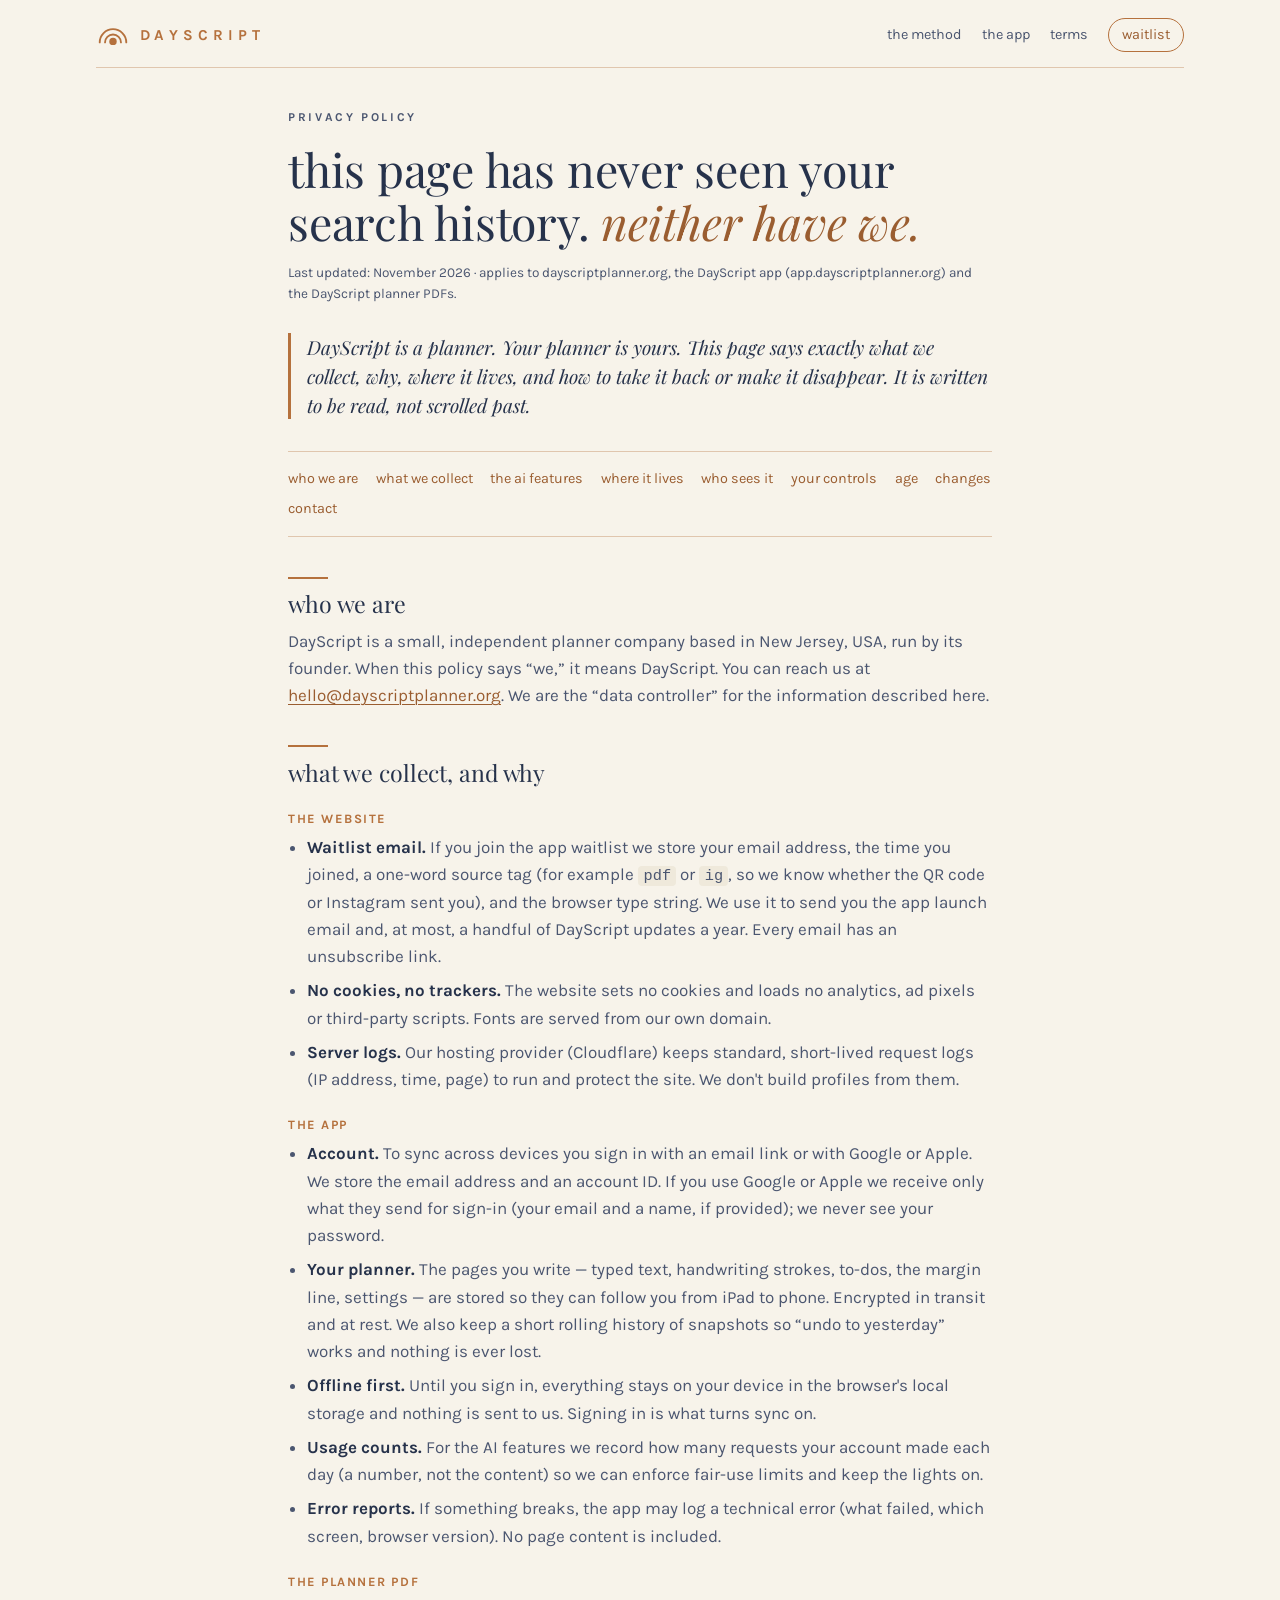
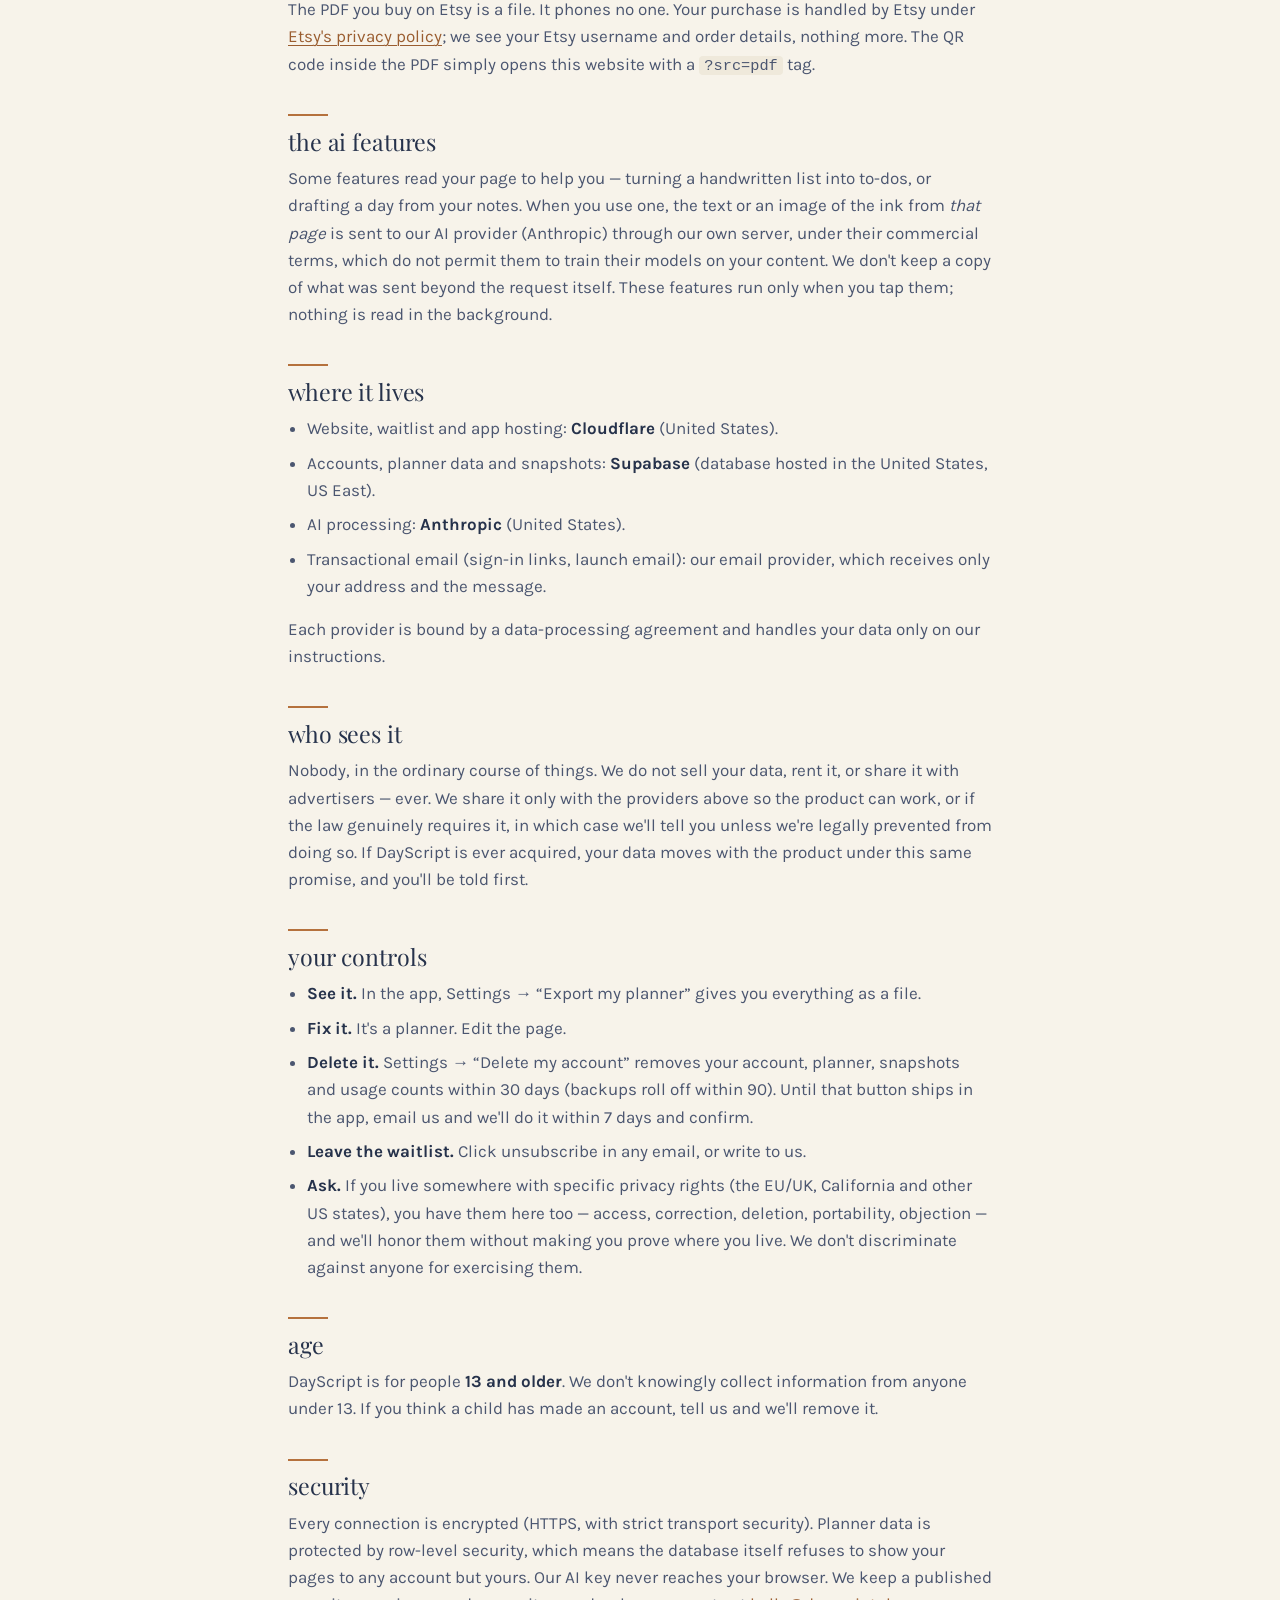
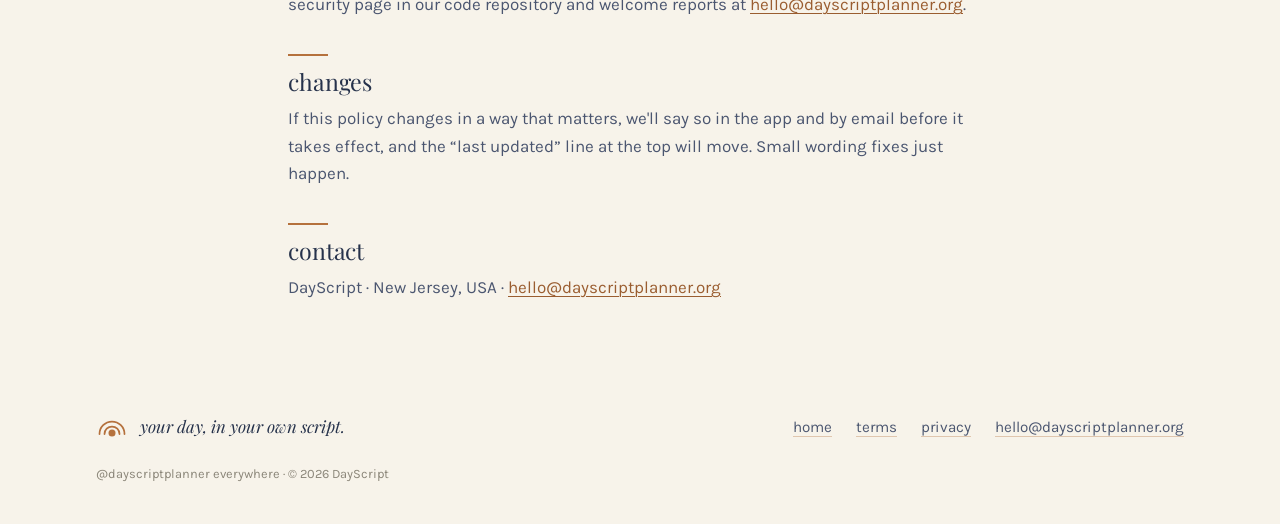
<file: site/public/privacy.html>
<!doctype html>
<html lang="en">
<head>
<meta charset="utf-8">
<meta name="viewport" content="width=device-width, initial-scale=1">
<title>Privacy — DayScript</title>
<meta name="description" content="What DayScript collects, why, and how to get it back or delete it. Written to be read.">
<link rel="canonical" href="https://dayscriptplanner.org/privacy">
<meta name="theme-color" content="#f7f3ea">
<meta name="robots" content="index,follow">
<link rel="icon" href="data:image/svg+xml,%3Csvg xmlns='http://www.w3.org/2000/svg' viewBox='0 0 64 64'%3E%3Crect width='64' height='64' rx='12' fill='%23f7f3ea'/%3E%3Cg fill='none' stroke='%23b5713d' stroke-width='4' stroke-linecap='round'%3E%3Cpath d='M9 40a23 23 0 0 1 46 0'/%3E%3Cpath d='M18 40a14 14 0 0 1 28 0'/%3E%3C/g%3E%3Ccircle cx='32' cy='38' r='7' fill='%23b5713d'/%3E%3C/svg%3E">
<link rel="stylesheet" href="style.css">
<link rel="stylesheet" href="legal.css">
</head>
<body>

<header class="top">
  <a class="brand" href="/" aria-label="DayScript home">
    <svg class="mark" viewBox="0 0 64 48" aria-hidden="true" focusable="false">
      <g fill="none" stroke="currentColor" stroke-width="3.5" stroke-linecap="round">
        <path d="M7 38a25 25 0 0 1 50 0"/>
        <path d="M17 38a15 15 0 0 1 30 0"/>
      </g>
      <circle cx="32" cy="36" r="7" fill="currentColor"/>
    </svg>
    <span class="wordmark">dayscript</span>
  </a>
  <nav class="topnav" aria-label="Page">
    <a href="/#method">the method</a>
    <a href="/#app">the app</a>
    <a href="/terms">terms</a>
    <a class="pill" href="/#waitlist">waitlist</a>
  </nav>
</header>

<main class="legal">
  <div class="wrap">
    <p class="eyebrow">privacy policy</p>
    <h1>this page has never seen your search history. <em>neither have we.</em></h1>
    <p class="legal-meta">Last updated: November 2026 · applies to dayscriptplanner.org, the DayScript app (app.dayscriptplanner.org) and the DayScript planner PDFs.</p>

    <p class="lede">DayScript is a planner. Your planner is yours. This page says exactly what we collect, why, where it lives, and how to take it back or make it disappear. It is written to be read, not scrolled past.</p>

    <nav class="toc" aria-label="On this page">
      <a href="#who">who we are</a>
      <a href="#collect">what we collect</a>
      <a href="#ai">the ai features</a>
      <a href="#where">where it lives</a>
      <a href="#share">who sees it</a>
      <a href="#rights">your controls</a>
      <a href="#kids">age</a>
      <a href="#changes">changes</a>
      <a href="#contact">contact</a>
    </nav>

    <h2 id="who">who we are</h2>
    <p>DayScript is a small, independent planner company based in New Jersey, USA, run by its founder. When this policy says “we,” it means DayScript. You can reach us at <a href="mailto:hello@dayscriptplanner.org">hello@dayscriptplanner.org</a>. We are the “data controller” for the information described here.</p>

    <h2 id="collect">what we collect, and why</h2>

    <h3>the website</h3>
    <ul>
      <li><strong>Waitlist email.</strong> If you join the app waitlist we store your email address, the time you joined, a one-word source tag (for example <code>pdf</code> or <code>ig</code>, so we know whether the QR code or Instagram sent you), and the browser type string. We use it to send you the app launch email and, at most, a handful of DayScript updates a year. Every email has an unsubscribe link.</li>
      <li><strong>No cookies, no trackers.</strong> The website sets no cookies and loads no analytics, ad pixels or third-party scripts. Fonts are served from our own domain.</li>
      <li><strong>Server logs.</strong> Our hosting provider (Cloudflare) keeps standard, short-lived request logs (IP address, time, page) to run and protect the site. We don't build profiles from them.</li>
    </ul>

    <h3>the app</h3>
    <ul>
      <li><strong>Account.</strong> To sync across devices you sign in with an email link or with Google or Apple. We store the email address and an account ID. If you use Google or Apple we receive only what they send for sign-in (your email and a name, if provided); we never see your password.</li>
      <li><strong>Your planner.</strong> The pages you write — typed text, handwriting strokes, to-dos, the margin line, settings — are stored so they can follow you from iPad to phone. Encrypted in transit and at rest. We also keep a short rolling history of snapshots so “undo to yesterday” works and nothing is ever lost.</li>
      <li><strong>Offline first.</strong> Until you sign in, everything stays on your device in the browser's local storage and nothing is sent to us. Signing in is what turns sync on.</li>
      <li><strong>Usage counts.</strong> For the AI features we record how many requests your account made each day (a number, not the content) so we can enforce fair-use limits and keep the lights on.</li>
      <li><strong>Error reports.</strong> If something breaks, the app may log a technical error (what failed, which screen, browser version). No page content is included.</li>
    </ul>

    <h3>the planner PDF</h3>
    <p>The PDF you buy on Etsy is a file. It phones no one. Your purchase is handled by Etsy under <a href="https://www.etsy.com/legal/privacy" rel="noopener" target="_blank">Etsy's privacy policy</a>; we see your Etsy username and order details, nothing more. The QR code inside the PDF simply opens this website with a <code>?src=pdf</code> tag.</p>

    <h2 id="ai">the ai features</h2>
    <p>Some features read your page to help you — turning a handwritten list into to-dos, or drafting a day from your notes. When you use one, the text or an image of the ink from <em>that page</em> is sent to our AI provider (Anthropic) through our own server, under their commercial terms, which do not permit them to train their models on your content. We don't keep a copy of what was sent beyond the request itself. These features run only when you tap them; nothing is read in the background.</p>

    <h2 id="where">where it lives</h2>
    <ul>
      <li>Website, waitlist and app hosting: <strong>Cloudflare</strong> (United States).</li>
      <li>Accounts, planner data and snapshots: <strong>Supabase</strong> (database hosted in the United States, US East).</li>
      <li>AI processing: <strong>Anthropic</strong> (United States).</li>
      <li>Transactional email (sign-in links, launch email): our email provider, which receives only your address and the message.</li>
    </ul>
    <p>Each provider is bound by a data-processing agreement and handles your data only on our instructions.</p>

    <h2 id="share">who sees it</h2>
    <p>Nobody, in the ordinary course of things. We do not sell your data, rent it, or share it with advertisers — ever. We share it only with the providers above so the product can work, or if the law genuinely requires it, in which case we'll tell you unless we're legally prevented from doing so. If DayScript is ever acquired, your data moves with the product under this same promise, and you'll be told first.</p>

    <h2 id="rights">your controls</h2>
    <ul>
      <li><strong>See it.</strong> In the app, Settings → “Export my planner” gives you everything as a file.</li>
      <li><strong>Fix it.</strong> It's a planner. Edit the page.</li>
      <li><strong>Delete it.</strong> Settings → “Delete my account” removes your account, planner, snapshots and usage counts within 30 days (backups roll off within 90). Until that button ships in the app, email us and we'll do it within 7 days and confirm.</li>
      <li><strong>Leave the waitlist.</strong> Click unsubscribe in any email, or write to us.</li>
      <li><strong>Ask.</strong> If you live somewhere with specific privacy rights (the EU/UK, California and other US states), you have them here too — access, correction, deletion, portability, objection — and we'll honor them without making you prove where you live. We don't discriminate against anyone for exercising them.</li>
    </ul>

    <h2 id="kids">age</h2>
    <p>DayScript is for people <strong>13 and older</strong>. We don't knowingly collect information from anyone under 13. If you think a child has made an account, tell us and we'll remove it.</p>

    <h2 id="security">security</h2>
    <p>Every connection is encrypted (HTTPS, with strict transport security). Planner data is protected by row-level security, which means the database itself refuses to show your pages to any account but yours. Our AI key never reaches your browser. We keep a published security page in our code repository and welcome reports at <a href="mailto:hello@dayscriptplanner.org">hello@dayscriptplanner.org</a>.</p>

    <h2 id="changes">changes</h2>
    <p>If this policy changes in a way that matters, we'll say so in the app and by email before it takes effect, and the “last updated” line at the top will move. Small wording fixes just happen.</p>

    <h2 id="contact">contact</h2>
    <p>DayScript · New Jersey, USA · <a href="mailto:hello@dayscriptplanner.org">hello@dayscriptplanner.org</a></p>
  </div>
</main>

<footer class="foot">
  <div class="wrap">
    <div class="foot-brand">
      <svg class="mark" viewBox="0 0 64 48" aria-hidden="true"><g fill="none" stroke="currentColor" stroke-width="3.5" stroke-linecap="round"><path d="M7 38a25 25 0 0 1 50 0"/><path d="M17 38a15 15 0 0 1 30 0"/></g><circle cx="32" cy="36" r="7" fill="currentColor"/></svg>
      <p class="foot-tag">your day, in your own script.</p>
    </div>
    <ul class="foot-links">
      <li><a href="/">home</a></li>
      <li><a href="/terms">terms</a></li>
      <li><a href="/privacy">privacy</a></li>
      <li><a href="mailto:hello@dayscriptplanner.org">hello@dayscriptplanner.org</a></li>
    </ul>
    <p class="foot-small">@dayscriptplanner everywhere · © 2026 DayScript</p>
  </div>
</footer>

</body>
</html>
</file>
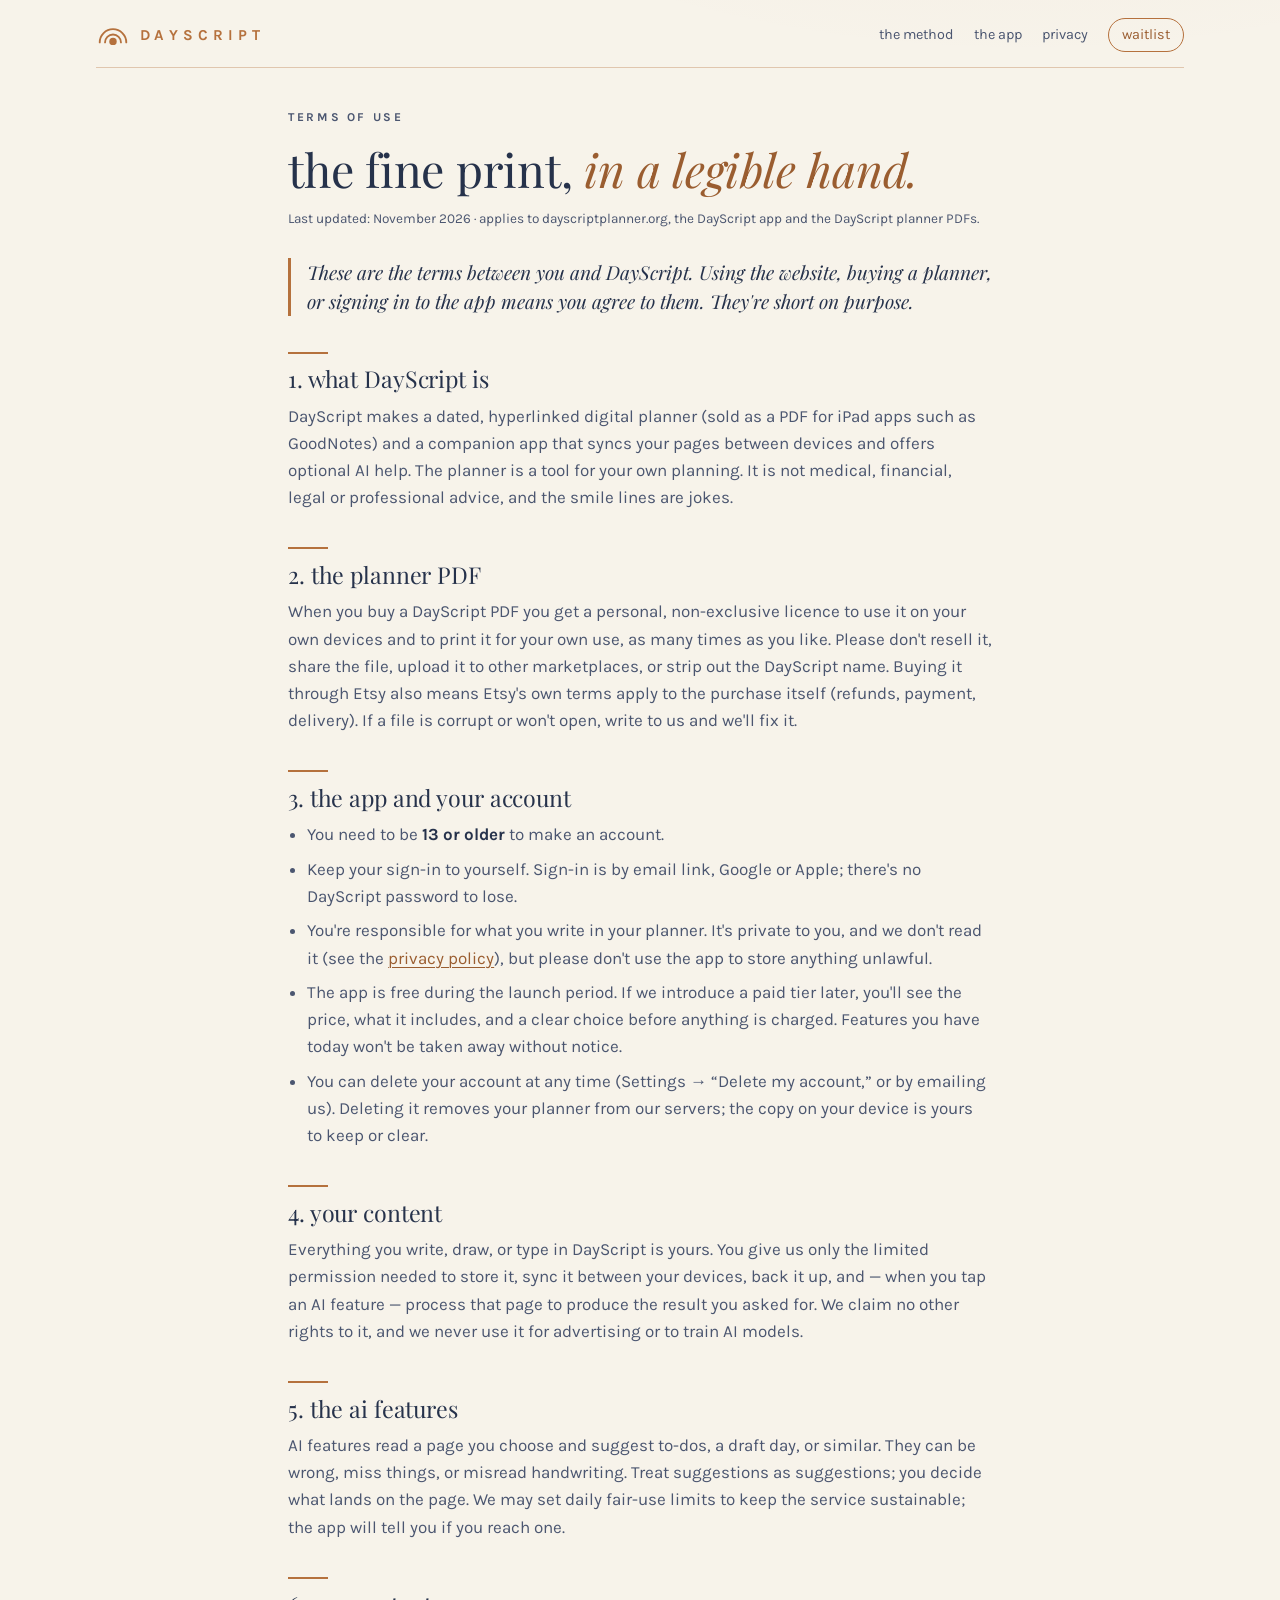
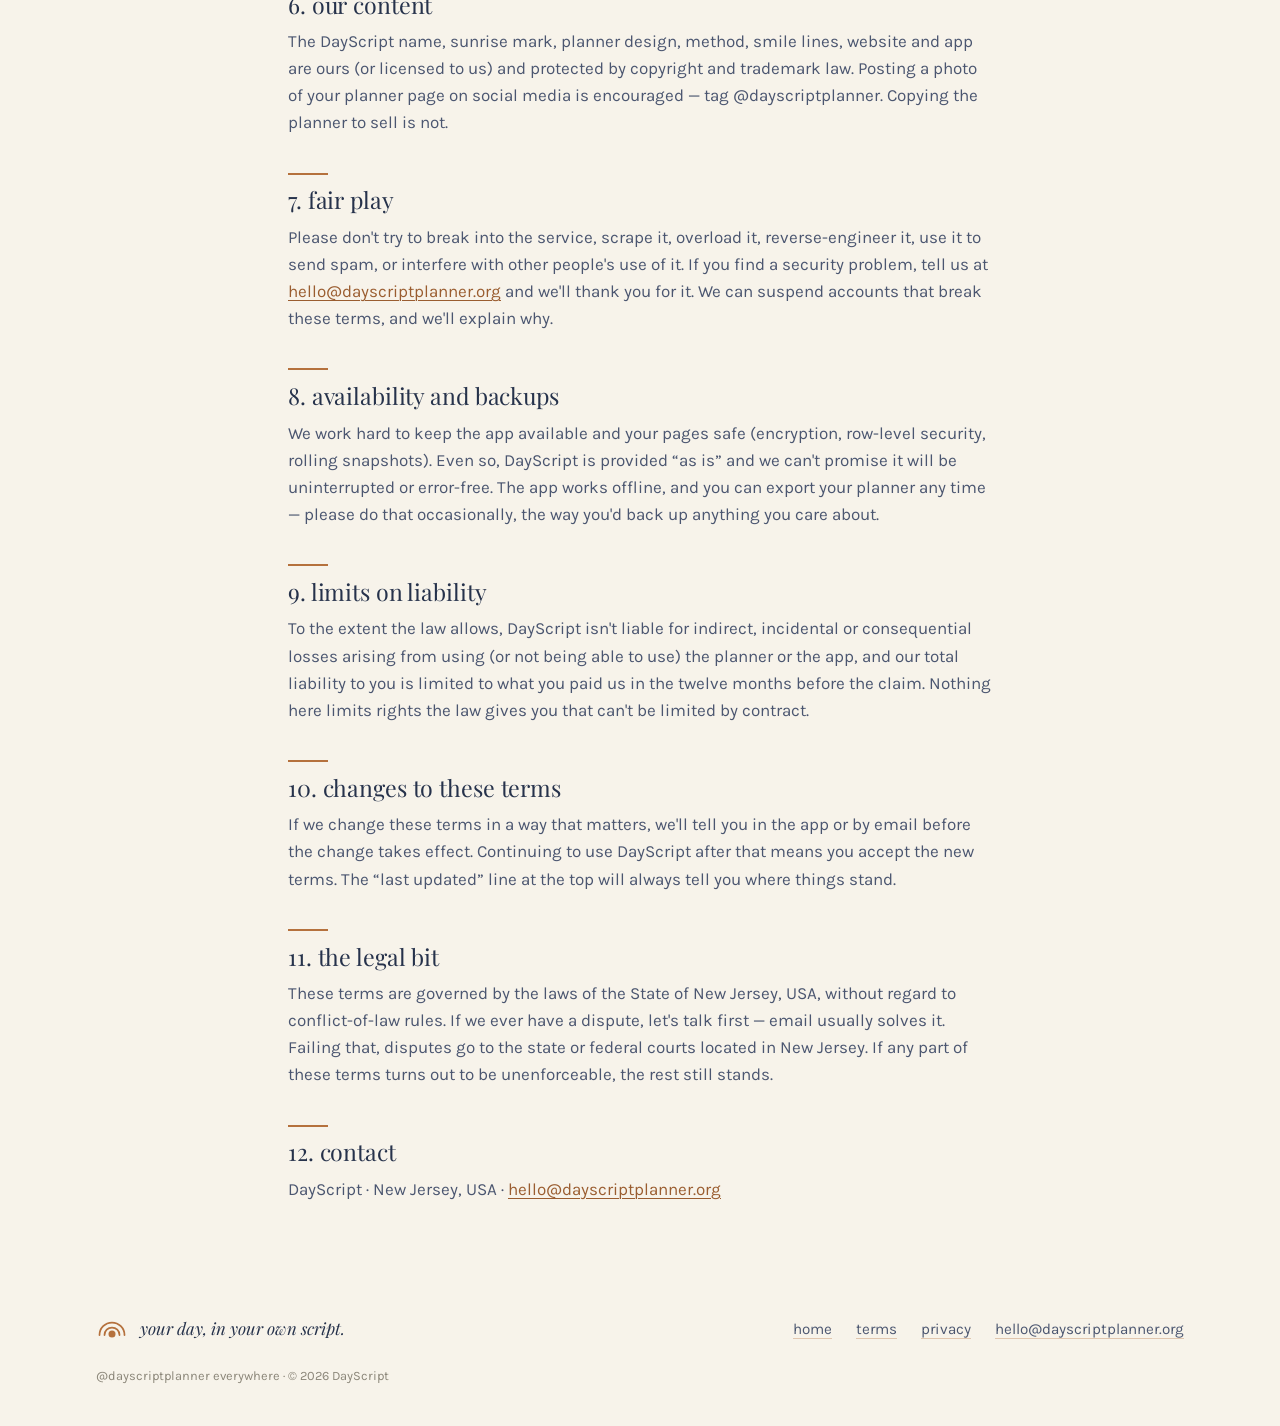
<file: site/public/terms.html>
<!doctype html>
<html lang="en">
<head>
<meta charset="utf-8">
<meta name="viewport" content="width=device-width, initial-scale=1">
<title>Terms — DayScript</title>
<meta name="description" content="The terms for using DayScript — the planner PDF and the app. Short, and in plain English.">
<link rel="canonical" href="https://dayscriptplanner.org/terms">
<meta name="theme-color" content="#f7f3ea">
<meta name="robots" content="index,follow">
<link rel="icon" href="data:image/svg+xml,%3Csvg xmlns='http://www.w3.org/2000/svg' viewBox='0 0 64 64'%3E%3Crect width='64' height='64' rx='12' fill='%23f7f3ea'/%3E%3Cg fill='none' stroke='%23b5713d' stroke-width='4' stroke-linecap='round'%3E%3Cpath d='M9 40a23 23 0 0 1 46 0'/%3E%3Cpath d='M18 40a14 14 0 0 1 28 0'/%3E%3C/g%3E%3Ccircle cx='32' cy='38' r='7' fill='%23b5713d'/%3E%3C/svg%3E">
<link rel="stylesheet" href="style.css">
<link rel="stylesheet" href="legal.css">
</head>
<body>

<header class="top">
  <a class="brand" href="/" aria-label="DayScript home">
    <svg class="mark" viewBox="0 0 64 48" aria-hidden="true" focusable="false">
      <g fill="none" stroke="currentColor" stroke-width="3.5" stroke-linecap="round">
        <path d="M7 38a25 25 0 0 1 50 0"/>
        <path d="M17 38a15 15 0 0 1 30 0"/>
      </g>
      <circle cx="32" cy="36" r="7" fill="currentColor"/>
    </svg>
    <span class="wordmark">dayscript</span>
  </a>
  <nav class="topnav" aria-label="Page">
    <a href="/#method">the method</a>
    <a href="/#app">the app</a>
    <a href="/privacy">privacy</a>
    <a class="pill" href="/#waitlist">waitlist</a>
  </nav>
</header>

<main class="legal">
  <div class="wrap">
    <p class="eyebrow">terms of use</p>
    <h1>the fine print, <em>in a legible hand.</em></h1>
    <p class="legal-meta">Last updated: November 2026 · applies to dayscriptplanner.org, the DayScript app and the DayScript planner PDFs.</p>

    <p class="lede">These are the terms between you and DayScript. Using the website, buying a planner, or signing in to the app means you agree to them. They're short on purpose.</p>

    <h2>1. what DayScript is</h2>
    <p>DayScript makes a dated, hyperlinked digital planner (sold as a PDF for iPad apps such as GoodNotes) and a companion app that syncs your pages between devices and offers optional AI help. The planner is a tool for your own planning. It is not medical, financial, legal or professional advice, and the smile lines are jokes.</p>

    <h2>2. the planner PDF</h2>
    <p>When you buy a DayScript PDF you get a personal, non-exclusive licence to use it on your own devices and to print it for your own use, as many times as you like. Please don't resell it, share the file, upload it to other marketplaces, or strip out the DayScript name. Buying it through Etsy also means Etsy's own terms apply to the purchase itself (refunds, payment, delivery). If a file is corrupt or won't open, write to us and we'll fix it.</p>

    <h2>3. the app and your account</h2>
    <ul>
      <li>You need to be <strong>13 or older</strong> to make an account.</li>
      <li>Keep your sign-in to yourself. Sign-in is by email link, Google or Apple; there's no DayScript password to lose.</li>
      <li>You're responsible for what you write in your planner. It's private to you, and we don't read it (see the <a href="/privacy">privacy policy</a>), but please don't use the app to store anything unlawful.</li>
      <li>The app is free during the launch period. If we introduce a paid tier later, you'll see the price, what it includes, and a clear choice before anything is charged. Features you have today won't be taken away without notice.</li>
      <li>You can delete your account at any time (Settings → “Delete my account,” or by emailing us). Deleting it removes your planner from our servers; the copy on your device is yours to keep or clear.</li>
    </ul>

    <h2>4. your content</h2>
    <p>Everything you write, draw, or type in DayScript is yours. You give us only the limited permission needed to store it, sync it between your devices, back it up, and — when you tap an AI feature — process that page to produce the result you asked for. We claim no other rights to it, and we never use it for advertising or to train AI models.</p>

    <h2>5. the ai features</h2>
    <p>AI features read a page you choose and suggest to-dos, a draft day, or similar. They can be wrong, miss things, or misread handwriting. Treat suggestions as suggestions; you decide what lands on the page. We may set daily fair-use limits to keep the service sustainable; the app will tell you if you reach one.</p>

    <h2>6. our content</h2>
    <p>The DayScript name, sunrise mark, planner design, method, smile lines, website and app are ours (or licensed to us) and protected by copyright and trademark law. Posting a photo of your planner page on social media is encouraged — tag @dayscriptplanner. Copying the planner to sell is not.</p>

    <h2>7. fair play</h2>
    <p>Please don't try to break into the service, scrape it, overload it, reverse-engineer it, use it to send spam, or interfere with other people's use of it. If you find a security problem, tell us at <a href="mailto:hello@dayscriptplanner.org">hello@dayscriptplanner.org</a> and we'll thank you for it. We can suspend accounts that break these terms, and we'll explain why.</p>

    <h2>8. availability and backups</h2>
    <p>We work hard to keep the app available and your pages safe (encryption, row-level security, rolling snapshots). Even so, DayScript is provided “as is” and we can't promise it will be uninterrupted or error-free. The app works offline, and you can export your planner any time — please do that occasionally, the way you'd back up anything you care about.</p>

    <h2>9. limits on liability</h2>
    <p>To the extent the law allows, DayScript isn't liable for indirect, incidental or consequential losses arising from using (or not being able to use) the planner or the app, and our total liability to you is limited to what you paid us in the twelve months before the claim. Nothing here limits rights the law gives you that can't be limited by contract.</p>

    <h2>10. changes to these terms</h2>
    <p>If we change these terms in a way that matters, we'll tell you in the app or by email before the change takes effect. Continuing to use DayScript after that means you accept the new terms. The “last updated” line at the top will always tell you where things stand.</p>

    <h2>11. the legal bit</h2>
    <p>These terms are governed by the laws of the State of New Jersey, USA, without regard to conflict-of-law rules. If we ever have a dispute, let's talk first — email usually solves it. Failing that, disputes go to the state or federal courts located in New Jersey. If any part of these terms turns out to be unenforceable, the rest still stands.</p>

    <h2>12. contact</h2>
    <p>DayScript · New Jersey, USA · <a href="mailto:hello@dayscriptplanner.org">hello@dayscriptplanner.org</a></p>
  </div>
</main>

<footer class="foot">
  <div class="wrap">
    <div class="foot-brand">
      <svg class="mark" viewBox="0 0 64 48" aria-hidden="true"><g fill="none" stroke="currentColor" stroke-width="3.5" stroke-linecap="round"><path d="M7 38a25 25 0 0 1 50 0"/><path d="M17 38a15 15 0 0 1 30 0"/></g><circle cx="32" cy="36" r="7" fill="currentColor"/></svg>
      <p class="foot-tag">your day, in your own script.</p>
    </div>
    <ul class="foot-links">
      <li><a href="/">home</a></li>
      <li><a href="/terms">terms</a></li>
      <li><a href="/privacy">privacy</a></li>
      <li><a href="mailto:hello@dayscriptplanner.org">hello@dayscriptplanner.org</a></li>
    </ul>
    <p class="foot-small">@dayscriptplanner everywhere · © 2026 DayScript</p>
  </div>
</footer>

</body>
</html>
</file>
<file: site/public/style.css>
/* DayScript — dayscriptplanner.org
   Brand: cream paper, ink navy, copper accents.
   Playfair Display (italic for the voice) + Karla (everything else). */

/* Self-hosted (Open Font License, via @fontsource). Latin subset only. */
@font-face { font-family: "Playfair Display"; font-style: normal; font-weight: 400; font-display: swap; src: url("fonts/playfair-display-latin-400-normal.woff2") format("woff2"); }
@font-face { font-family: "Playfair Display"; font-style: italic; font-weight: 400; font-display: swap; src: url("fonts/playfair-display-latin-400-italic.woff2") format("woff2"); }
@font-face { font-family: "Karla"; font-style: normal; font-weight: 400; font-display: swap; src: url("fonts/karla-latin-400-normal.woff2") format("woff2"); }
@font-face { font-family: "Karla"; font-style: normal; font-weight: 700; font-display: swap; src: url("fonts/karla-latin-700-normal.woff2") format("woff2"); }

:root {
  --cream: #f7f3ea;
  --cream-deep: #efe9db;
  --paper: #fbf9f3;
  --ink: #26324b;
  --ink-soft: #4b5670;
  --copper: #b5713d;
  --copper-deep: #9a5d30;
  --gray: #8a8578;
  --rule: rgba(181, 113, 61, 0.35);
  --serif: "Playfair Display", "Iowan Old Style", Georgia, serif;
  --sans: "Karla", "Helvetica Neue", Arial, sans-serif;
  --wrap: 68rem;
  --gutter: 1rem;
  --radius: 4px;
}

*, *::before, *::after { box-sizing: border-box; }
html { scroll-behavior: smooth; -webkit-text-size-adjust: 100%; }
@media (prefers-reduced-motion: reduce) { html { scroll-behavior: auto; } }

body {
  margin: 0;
  background: var(--cream);
  color: var(--ink);
  font-family: var(--sans);
  font-size: 1.0625rem;
  line-height: 1.6;
  overflow-x: hidden;
  /* faint paper grain */
  background-image:
    radial-gradient(1200px 600px at 80% -10%, rgba(181,113,61,0.07), transparent 60%),
    radial-gradient(900px 500px at -10% 110%, rgba(38,50,75,0.05), transparent 60%);
}

img, svg { display: block; max-width: 100%; }
a { color: var(--copper-deep); text-decoration: underline; text-decoration-thickness: 1px; text-underline-offset: 3px; }
a:hover { color: var(--ink); }
:focus-visible { outline: 2px solid var(--copper); outline-offset: 3px; }

.wrap { width: min(100% - 2 * var(--gutter), var(--wrap)); margin-inline: auto; }

h1, h2, h3 { font-family: var(--serif); font-weight: 400; margin: 0; letter-spacing: -0.005em; }
h2 { font-size: clamp(1.75rem, 1.2rem + 2.6vw, 2.75rem); line-height: 1.15; max-width: 22ch; }
h2 em, h1 em { font-style: italic; color: var(--copper-deep); }
h3 { font-size: 1.35rem; line-height: 1.25; }
p { margin: 0; }

.eyebrow {
  font-family: var(--sans);
  font-size: 0.75rem;
  font-weight: 700;
  letter-spacing: 0.22em;
  text-transform: uppercase;
  color: var(--copper);
  margin-bottom: 1rem;
}

.skip {
  position: absolute; left: 1rem; top: -3rem;
  background: var(--ink); color: var(--cream); padding: 0.5rem 0.75rem; border-radius: var(--radius);
  z-index: 10;
}
.skip:focus { top: 1rem; }

/* ---------- header ---------- */
.top {
  display: flex; align-items: center; justify-content: space-between; gap: 1rem;
  width: min(100% - 2 * var(--gutter), var(--wrap)); margin-inline: auto;
  padding: 1.1rem 0 0.9rem;
  border-bottom: 1px solid var(--rule);
}
.brand { display: inline-flex; align-items: center; gap: 0.6rem; color: var(--copper); text-decoration: none; }
.brand .mark { width: 34px; height: 26px; }
.wordmark {
  font-family: var(--sans); font-weight: 700; font-size: 0.95rem;
  letter-spacing: 0.32em; text-transform: uppercase; color: var(--copper);
}
.topnav { display: flex; gap: 1.25rem; align-items: center; }
.topnav a { font-size: 0.9rem; text-decoration: none; color: var(--ink-soft); }
.topnav a:hover { color: var(--ink); }
.topnav .pill {
  color: var(--copper-deep); border: 1px solid var(--copper); border-radius: 999px; padding: 0.3rem 0.8rem;
}
@media (max-width: 640px) {
  .topnav a:not(.pill) { display: none; }
}

/* ---------- hero ---------- */
.hero {
  width: min(100% - 2 * var(--gutter), var(--wrap)); margin-inline: auto;
  padding: 3.5rem 0 4rem;
  display: grid; gap: 3rem;
}
.hero .wrap { width: 100%; }
.tagline {
  font-size: clamp(2.35rem, 1.3rem + 4.6vw, 4.5rem);
  line-height: 1.04;
  margin-bottom: 1.4rem;
}
.tagline em { display: block; }
.thesis {
  font-size: clamp(1.125rem, 1rem + 0.6vw, 1.35rem);
  line-height: 1.55;
  color: var(--ink-soft);
  max-width: 34rem;
  margin-bottom: 2.25rem;
}

.waitlist { max-width: 34rem; }
.label { display: block; font-weight: 700; font-size: 0.95rem; margin-bottom: 0.6rem; }
.field { display: flex; gap: 0.5rem; flex-wrap: wrap; }
.field input {
  flex: 1 1 14rem; min-width: 0;
  font: inherit; font-size: 1rem;
  padding: 0.85rem 1rem;
  color: var(--ink);
  background: var(--paper);
  border: 1px solid var(--copper);
  border-radius: var(--radius);
}
.field input::placeholder { color: var(--gray); }
.field input:focus { outline: 2px solid var(--copper); outline-offset: 1px; }
.field input[aria-invalid="true"] { border-color: #a23f2b; }

.btn {
  display: inline-block;
  font: inherit; font-weight: 700; font-size: 0.95rem;
  letter-spacing: 0.02em;
  padding: 0.85rem 1.35rem;
  background: var(--copper); color: var(--cream);
  border: 1px solid var(--copper); border-radius: var(--radius);
  text-decoration: none; cursor: pointer;
  transition: background 0.15s ease, color 0.15s ease;
  white-space: nowrap;
}
.btn:hover { background: var(--copper-deep); color: var(--cream); }
.btn[disabled] { opacity: 0.6; cursor: progress; }
.btn-ghost { background: transparent; color: var(--copper-deep); }
.btn-ghost:hover { background: var(--copper); color: var(--cream); }

.note { font-size: 0.875rem; color: var(--gray); margin-top: 0.75rem; min-height: 1.4em; }
.note.ok { color: var(--ink); }
.note.err { color: #a23f2b; }
.note a { color: inherit; }

.secondary { margin-top: 1.75rem; font-size: 0.95rem; color: var(--ink-soft); }

/* the framed card, echoing the pins */
.hero-card { margin: 0; display: flex; justify-content: center; }
.card {
  position: relative;
  width: min(100%, 24rem);
  aspect-ratio: 4 / 5;
  padding: 2.5rem 1.75rem;
  background: var(--paper);
  border: 2px solid var(--copper);
  box-shadow: 0 30px 60px -40px rgba(38,50,75,0.45);
  display: flex; flex-direction: column; align-items: center; justify-content: center; text-align: center;
  color: var(--copper);
}
.card::after {
  content: ""; position: absolute; inset: 8px; border: 1px solid var(--copper); pointer-events: none;
}
.card-mark { width: 64px; height: 48px; margin-bottom: 2rem; }
.card-line {
  font-family: var(--serif); font-style: italic; color: var(--ink);
  font-size: 1.5rem; line-height: 1.35;
  min-height: 4.1em; display: flex; align-items: center;
}
.card-rule { display: block; width: 3.5rem; height: 2px; background: var(--copper); margin: 1.5rem 0 2rem; }
.card-foot { font-size: 0.75rem; font-weight: 700; letter-spacing: 0.3em; color: var(--copper); }

@media (min-width: 860px) {
  .hero { grid-template-columns: 1.25fr 1fr; align-items: center; padding: 5rem 0 6rem; }
  .hero-card { justify-content: flex-end; }
}

/* ---------- method ---------- */
.method { background: var(--paper); border-top: 1px solid var(--rule); border-bottom: 1px solid var(--rule); padding: 5rem 0; }
.steps {
  list-style: none; margin: 3rem 0 0; padding: 0;
  display: grid; gap: 2.25rem;
  counter-reset: step;
}
.steps li {
  display: grid; grid-template-columns: 3rem 1fr; column-gap: 1rem;
  padding-top: 1.5rem; border-top: 1px solid var(--rule);
}
.steps .num {
  font-family: var(--serif); font-style: italic; color: var(--copper); font-size: 1.5rem; line-height: 1;
}
.steps h3 { grid-column: 2; margin-bottom: 0.5rem; }
.steps p { grid-column: 2; color: var(--ink-soft); max-width: 36rem; }
@media (min-width: 860px) {
  .steps { grid-template-columns: repeat(2, 1fr); gap: 2.5rem 4rem; }
  .steps li:first-child { grid-column: 1 / -1; grid-template-columns: 3rem 1fr; }
  .steps li:first-child p { max-width: 44rem; font-size: 1.1rem; }
}

/* ---------- smile lines ---------- */
.smiles { padding: 3.5rem 0 3rem; overflow: hidden; text-align: center; }
.ticker {
  display: flex; gap: 3rem; width: max-content;
  padding-left: 1rem;
  animation: drift 60s linear infinite;
}
.ticker p {
  font-family: var(--serif); font-style: italic; font-size: 1.35rem; color: var(--ink);
  white-space: nowrap;
}
.ticker p::after { content: "·"; color: var(--copper); margin-left: 3rem; }
@keyframes drift { from { transform: translateX(0); } to { transform: translateX(-50%); } }
@media (prefers-reduced-motion: reduce) {
  .ticker { animation: none; width: auto; flex-wrap: wrap; justify-content: center; gap: 0.75rem 2rem; padding: 0 var(--gutter); }
  .ticker p { white-space: normal; }
  .ticker p::after { display: none; }
}
.smiles-cap { margin-top: 1.75rem; font-size: 0.875rem; color: var(--gray); padding: 0 var(--gutter); }

/* ---------- book ---------- */
.book { padding: 5rem 0; border-top: 1px solid var(--rule); }
.toc { list-style: none; margin: 3rem 0 0; padding: 0; display: grid; gap: 0; }
.toc li {
  display: grid; grid-template-columns: 2.5rem 1fr; column-gap: 1rem;
  padding: 1.4rem 0; border-top: 1px solid var(--rule);
}
.toc li:last-child { border-bottom: 1px solid var(--rule); }
.toc-num { font-family: var(--serif); font-style: italic; color: var(--copper); font-size: 1.1rem; padding-top: 0.2rem; }
.toc h3 { font-size: 1.2rem; margin-bottom: 0.3rem; }
.toc p { color: var(--ink-soft); max-width: 40rem; font-size: 1rem; }
@media (min-width: 860px) {
  .toc { grid-template-columns: 1fr 1fr; column-gap: 4rem; }
  .toc li:last-child { grid-column: 1 / -1; }
  .toc li:nth-last-child(2) { border-bottom: 1px solid var(--rule); }
}
.book-cta { margin-top: 2.5rem; display: flex; flex-wrap: wrap; gap: 1rem 2rem; align-items: center; justify-content: space-between; }
.book-cta p { color: var(--ink-soft); max-width: 30rem; font-size: 0.95rem; }

/* ---------- app ---------- */
.app { background: var(--ink); color: var(--cream); padding: 5rem 0 5.5rem; }
.app .eyebrow { color: #d9a070; }
.app h2 em { color: #d9a070; }
.app .lede { margin-top: 1.25rem; max-width: 36rem; font-size: 1.125rem; line-height: 1.6; color: rgba(247,243,234,0.82); }
.tiers { margin-top: 2.75rem; display: grid; gap: 1rem; }
.tier {
  border: 1px solid rgba(247,243,234,0.22); border-radius: var(--radius);
  padding: 1.6rem 1.5rem 1.75rem;
}
.tier-paid { border-color: #d9a070; }
.tier h3 { font-size: 1.25rem; }
.price { font-family: var(--serif); font-style: italic; color: #d9a070; margin: 0.25rem 0 1rem; font-size: 1.05rem; }
.tier ul { margin: 0; padding: 0; list-style: none; display: grid; gap: 0.5rem; }
.tier li { padding-left: 1.25rem; position: relative; color: rgba(247,243,234,0.85); font-size: 0.98rem; }
.tier li::before { content: ""; position: absolute; left: 0; top: 0.65em; width: 0.5rem; height: 1px; background: #d9a070; }
@media (min-width: 720px) { .tiers { grid-template-columns: 1fr 1fr; gap: 1.5rem; } }
.honest {
  margin: 2.5rem 0 2rem; max-width: 40rem;
  font-size: 0.95rem; line-height: 1.6; color: rgba(247,243,234,0.7);
  padding-left: 1rem; border-left: 2px solid #d9a070;
}
.app .btn { background: #d9a070; border-color: #d9a070; color: var(--ink); }
.app .btn:hover { background: var(--cream); border-color: var(--cream); }

/* ---------- footer ---------- */
.foot { padding: 3rem 0 2.5rem; }
.foot .wrap { display: grid; gap: 1.5rem; }
.foot-brand { display: flex; align-items: center; gap: 0.75rem; color: var(--copper); }
.foot-brand .mark { width: 32px; height: 24px; }
.foot-tag { font-family: var(--serif); font-style: italic; color: var(--ink); font-size: 1.05rem; }
.foot-links { list-style: none; margin: 0; padding: 0; display: flex; flex-wrap: wrap; gap: 0.5rem 1.5rem; }
.foot-links a { font-size: 0.95rem; color: var(--ink-soft); text-decoration: none; border-bottom: 1px solid var(--rule); }
.foot-links a:hover { color: var(--ink); border-color: var(--ink); }
.foot-small { font-size: 0.8rem; color: var(--gray); }
@media (min-width: 720px) {
  .foot .wrap { grid-template-columns: 1fr auto; align-items: center; }
  .foot-small { grid-column: 1 / -1; }
}
</file>
<file: site/public/legal.css>
/* DayScript — legal pages (privacy, terms). Loads after style.css. */
.legal { padding: 2.5rem 0 4rem; }
.legal .wrap { max-width: 44rem; }
.legal h1 { font-family: var(--serif); font-weight: 400; font-size: clamp(1.9rem, 1.3rem + 2.6vw, 2.9rem); line-height: 1.15; margin: 0.25rem 0 0.75rem; }
.legal h1 em { font-style: italic; color: var(--copper-deep); }
.legal-meta { font-size: 0.85rem; color: var(--gray); margin: 0 0 1.75rem; }
.legal .lede { font-family: var(--serif); font-style: italic; font-size: 1.2rem; line-height: 1.5; color: var(--ink); border-left: 3px solid var(--copper); padding-left: 1rem; margin: 0 0 2rem; }
.toc { display: flex; flex-wrap: wrap; gap: 0.4rem 1.1rem; margin: 0 0 2.5rem; padding: 0.9rem 0; border-top: 1px solid var(--rule); border-bottom: 1px solid var(--rule); }
.toc a { font-size: 0.9rem; color: var(--ink-soft); text-decoration: none; border-bottom: 1px solid transparent; }
.toc a:hover { color: var(--ink); border-color: var(--ink); }
.legal h2 { font-family: var(--serif); font-weight: 400; font-size: 1.45rem; margin: 2.25rem 0 0.6rem; max-width: none; color: var(--ink); }
.legal h2::before { content: ""; display: block; width: 2.5rem; height: 2px; background: var(--copper); margin-bottom: 0.8rem; }
.legal h3 { font-family: var(--sans); font-weight: 700; font-size: 0.8rem; letter-spacing: 0.12em; text-transform: uppercase; color: var(--copper); margin: 1.5rem 0 0.4rem; }
.legal p, .legal li { color: var(--ink-soft); }
.legal strong { color: var(--ink); }
.legal ul { padding-left: 1.2rem; margin: 0.4rem 0 1rem; }
.legal li { margin: 0.45rem 0; }
.legal a { color: var(--copper-deep); }
.legal code { font-family: ui-monospace, SFMono-Regular, Menlo, monospace; font-size: 0.9em; background: var(--cream-deep); padding: 0.05em 0.35em; border-radius: var(--radius); }
</file>
